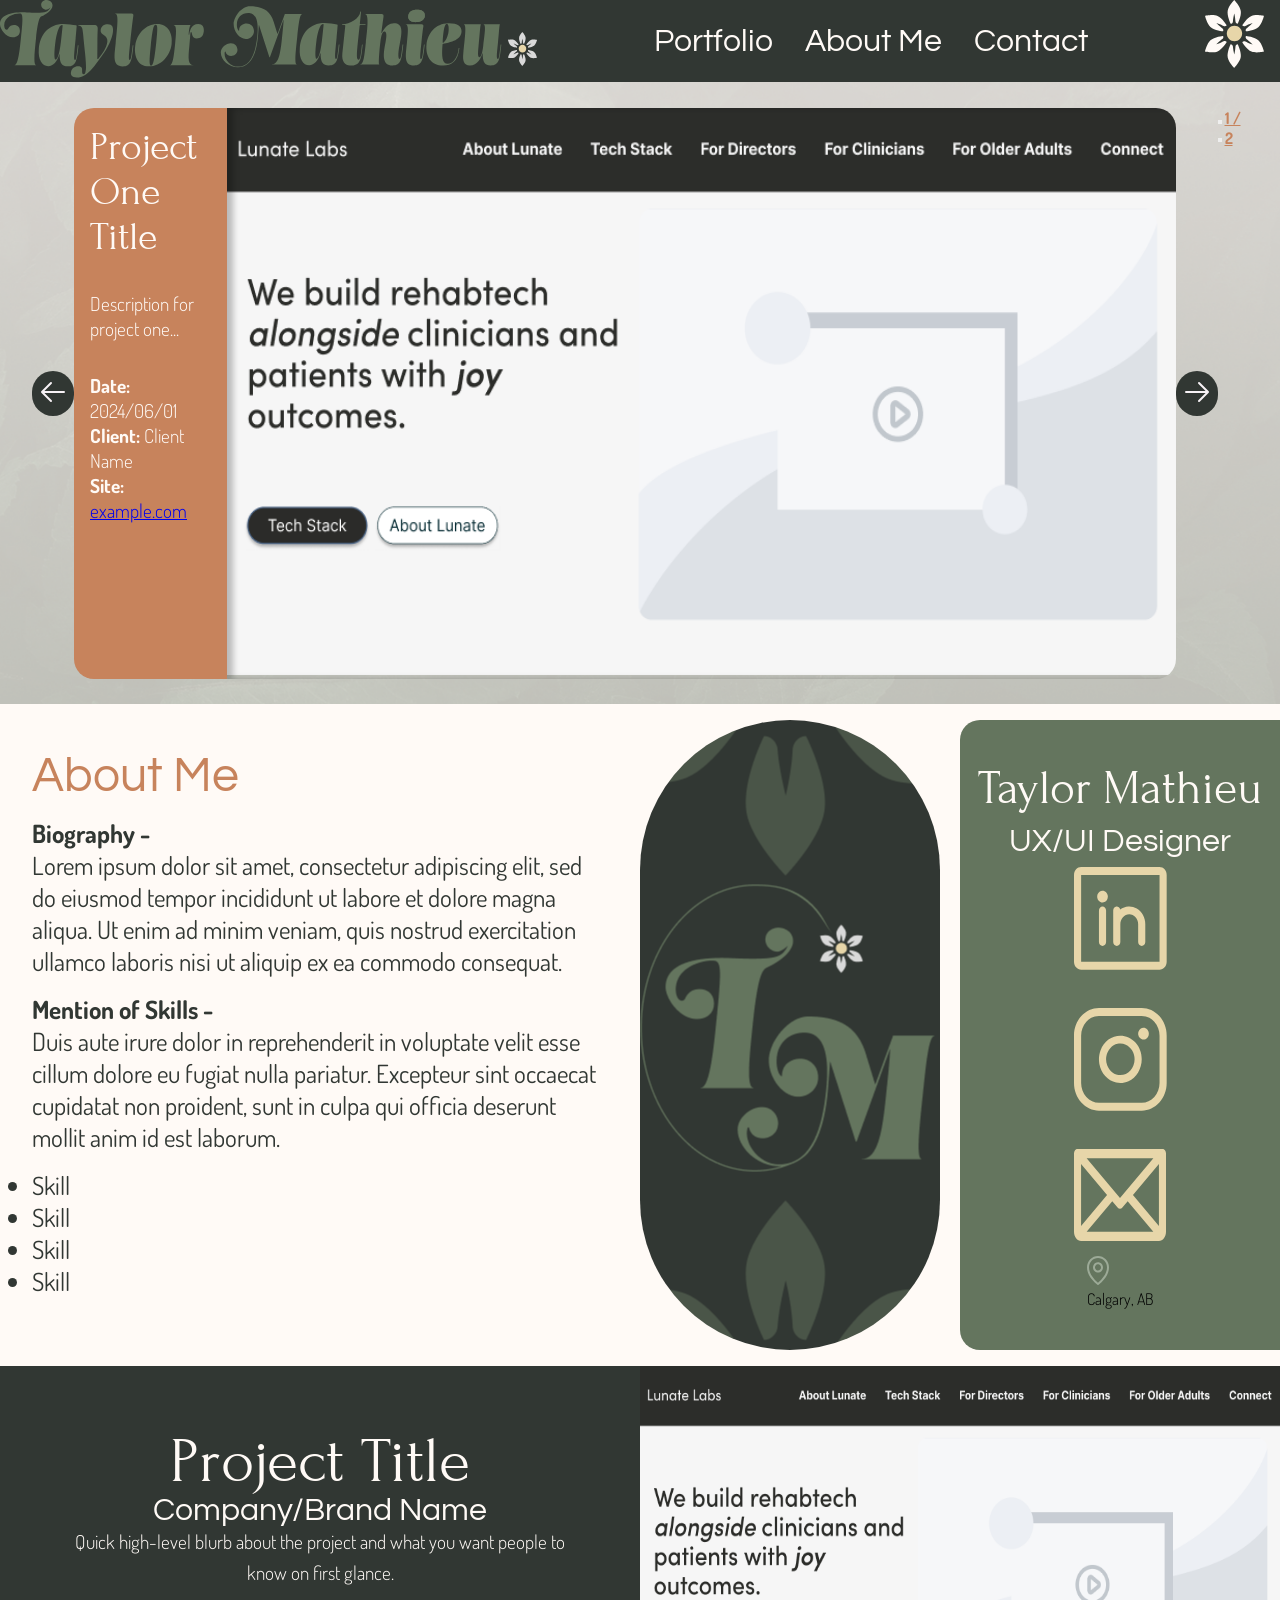
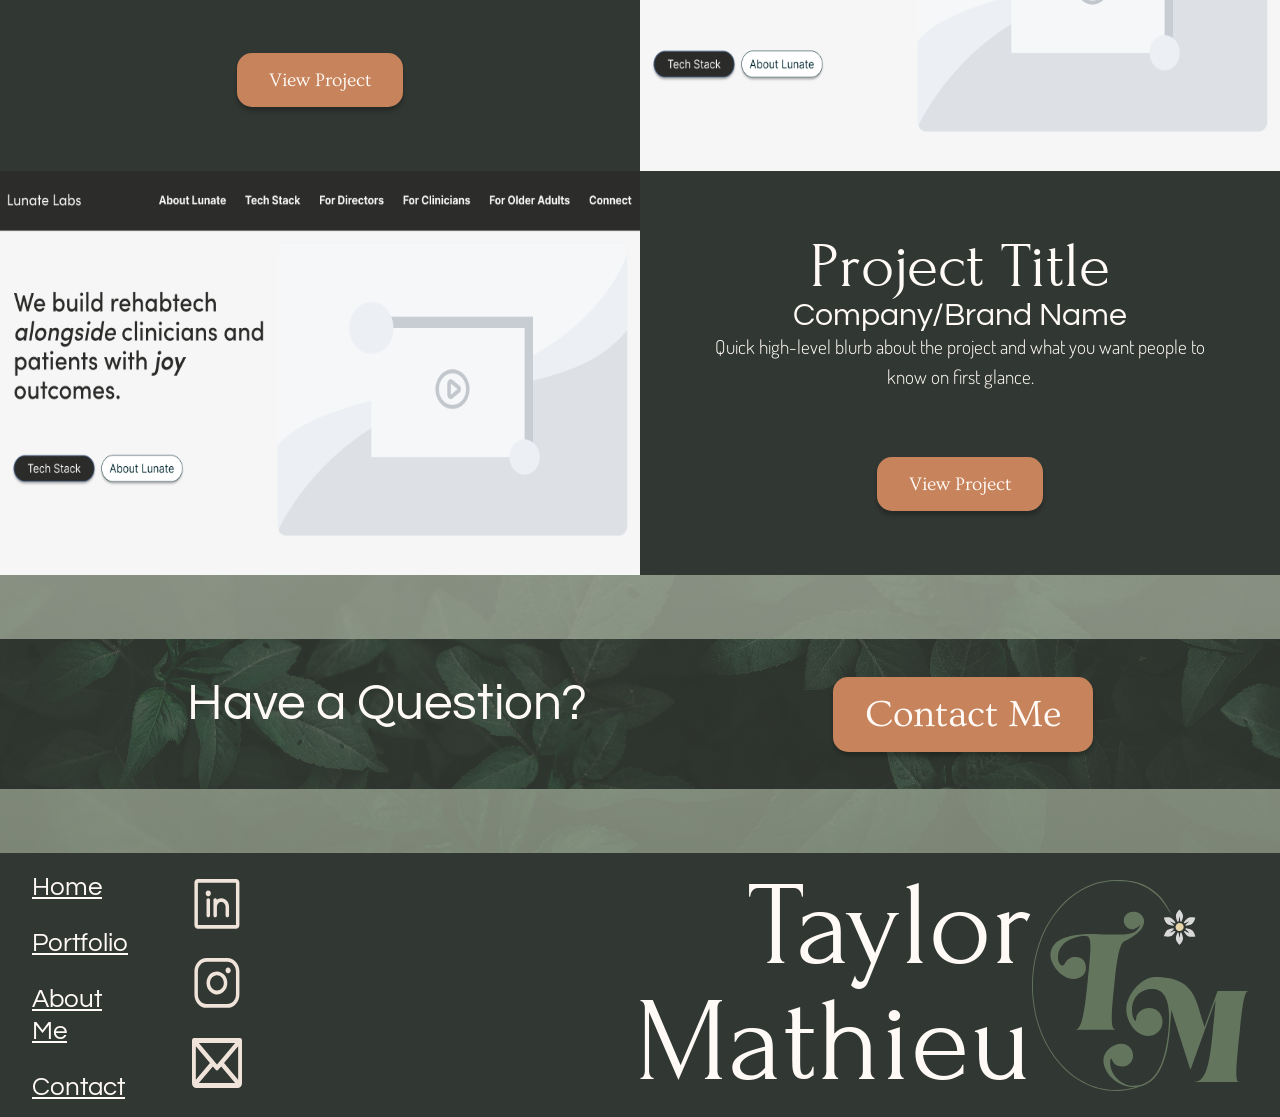
<file: index.html>
<!DOCTYPE html>
<html lang="en">
<head>
    <meta charset="UTF-8">
    <meta name="viewport" content="width=device-width, initial-scale=1.0">
    <title>Taylor Mathieu || Home</title>
    <link rel="stylesheet" href="css/global.css">
    <link rel="stylesheet" href="css/index.css">

</head>
<body>
    <!-- <? php include(../includes/nav.inc) ?> -->
      <nav>
        <a href="index.html" class="navWordmark">
            <svg width="537" height="78" viewBox="0 0 537 78" fill="none" xmlns="http://www.w3.org/2000/svg">
    <path d="M20.9 38.2902C22.99 17.8402 23.1 13.7702 20 13.4502C15.9 13.0202 4.19 15.6802 4.19 25.1902C4.19 29.6502 7.10999 30.8802 8.07999 28.7502C9.40999 25.9102 11.72 25.0402 13.98 25.0402C17.94 25.0402 19.92 27.6702 19.92 30.9102C19.92 34.7302 17.15 37.2102 12.83 37.2102C5.76999 37.2102 0 28.9302 0 24.1402C0 14.5602 12.22 11.7902 26.8 12.4002C45.99 13.2302 47.21 11.8602 49.48 8.94019C49.77 8.58019 50.54 7.2102 50.26 7.3902C49.54 8.2202 47.21 10.0502 45.48 9.74018C42.99 9.28018 41.13 7.36016 41.13 4.84016C41.13 1.38016 44.33 -0.199852 46.96 0.0201484C49.59 0.200148 52.52 2.00017 52.52 5.42017C52.52 10.8202 44.19 15.1302 42.11 16.0802C40.37 16.8702 38.25 17.3002 36.02 38.3602C34.54 52.3702 33.18 65.2202 36.2 65.2202V65.3602H14.45V65.2202C18.05 65.2202 19.6 51.0002 20.89 38.2902H20.9Z" fill="#64755E"/>
    <path d="M59.6 54.2003C59.6 53.9803 59.49 53.8403 59.38 54.2003C57.11 61.5403 53.4001 66.1502 48.18 66.1502C42.1701 66.1502 37.92 60.0302 38.82 48.8702C39.97 34.6502 48.58 23.9602 63.48 23.9602C67.66 23.9602 72.77 24.7902 76.01 25.3602C76.48 25.4302 76.6901 25.6802 76.6601 26.1502C76.0501 33.9602 75.9801 34.7503 75.6501 38.1403C74.2101 53.1903 73.31 59.8903 75.11 59.8903C76.12 59.8903 76.41 57.6203 77.7401 45.7003C77.7801 45.4803 77.92 45.3402 78.1 45.3402C78.32 45.3402 78.5001 45.5203 78.4601 45.7003C76.91 60.5303 76.23 66.3702 67.8 66.3702C61.97 66.3702 59.59 63.6003 59.59 54.2003H59.6ZM55.68 59.5302C56.87 59.5302 59.4201 55.6102 60.9401 41.3802L62.09 30.9402C62.34 28.4902 62.49 26.9802 62.63 25.6502C62.67 25.1502 62.49 24.8902 61.95 24.9302C58.85 25.0702 56.37 34.0402 55.29 42.9702C55.18 43.8002 53.2701 59.5302 55.6901 59.5302H55.68Z" fill="#64755E"/>
    <path d="M71.0501 71.7703C71.8101 68.5303 74.4701 66.2303 78.0701 66.2303C82.2801 66.2303 82.2501 68.6103 82.1001 71.5903C82.0601 73.6403 82.7501 74.3604 83.5801 74.3604C85.2401 74.3604 85.5201 72.4903 85.9201 69.3604C86.1401 67.7003 85.9901 62.3404 85.1301 54.0604C84.5501 48.5204 83.8001 41.7104 83.0801 33.8604C82.5001 27.4204 82.0701 26.1604 78.0401 25.1804L78.0801 25.0403H94.3201C95.6901 25.0403 97.5601 25.5804 97.7001 27.8104C97.8101 29.1404 97.4801 32.8103 97.4101 42.1003L97.3001 58.4803C97.3001 59.3803 98.0601 59.0603 98.5201 58.4803C102.8 53.1503 106.58 47.7504 107.34 41.7404C108.2 34.6104 99.9601 35.4803 100.64 29.9703C101.14 25.8303 104.24 24.1404 107.84 24.1404C112.3 24.1404 113.53 27.1304 112.95 31.8804C112.19 38.1104 108.09 47.5804 102.11 55.3904C96.5701 62.6604 88.2501 77.4603 76.7601 77.4603C71.9401 77.4603 70.3201 74.9403 71.0401 71.7703H71.0501Z" fill="#64755E"/>
    <path d="M115.65 43.3703C117.41 25.8003 118.93 13.6703 115.22 13.6703L115.26 13.5303H131.43C132.94 13.5303 133.55 14.3903 133.34 15.8703C132.62 20.9103 131.58 29.7303 130.14 43.2703C128.88 54.9703 128.41 59.9003 129.71 59.9003C130.79 59.9003 131.22 58.0303 132.63 45.7103C132.67 45.4903 132.81 45.3503 132.99 45.3503C133.21 45.3503 133.39 45.5303 133.35 45.7103C131.77 60.4703 131.12 66.3803 122.73 66.3803C112.15 66.3803 114.45 55.7203 115.67 43.3703H115.65Z" fill="#64755E"/>
    <path d="M135.27 45.4203C136.96 33.6103 145.89 24.0303 157.23 24.0303C168.57 24.0303 172.86 34.3303 171.63 43.9803C170.12 56.0003 160.86 66.3703 149.16 66.3703C136.59 66.3703 133.97 54.3803 135.26 45.4203H135.27ZM151.15 65.6503C153.17 65.6503 154.32 60.5403 156.15 43.6203C157.77 28.4603 157.7 24.7503 155.68 24.7503C153.56 24.7503 152.55 28.8203 150.75 45.7803C149.2 60.6503 149.13 65.6503 151.15 65.6503Z" fill="#64755E"/>
    <path d="M175.05 44.4103C176.09 34.4703 176.99 25.1804 173.83 25.1804L173.87 25.0403H190.47C188.85 28.1703 188.74 33.9003 188.74 34.5403C188.7 34.8303 189.17 34.8303 189.24 34.5403C189.85 31.5903 190.9 24.1003 198.24 24.1003C202.52 24.1003 204.25 27.2703 203.82 31.3403C203.17 37.5303 199.68 38.4304 196.94 38.4304C191.07 38.4304 192.55 31.9904 191.04 31.9904C190.14 31.9904 190.46 35.5203 189.38 45.7803C188.01 58.8903 187.9 65.2203 193.95 65.2203V65.3604H169.61V65.2203C172.71 65.2203 173.71 57.1603 175.05 44.4103Z" fill="#64755E"/>
    <path d="M220.81 52.4303C220.81 47.6403 225.95 43.2403 230.85 43.2403C235.39 43.2403 237.8 47.1303 237.44 50.5103C237.08 54.1103 234.02 55.9503 231.14 55.9503C228.76 55.9503 226.32 54.8003 225.52 51.8103C225.3 50.9503 224.62 51.5603 224.62 53.9003C224.62 59.7303 230.49 66.6103 237.8 66.6103C248.24 66.6103 255.33 57.7503 257.39 35.2903C259.19 15.8803 253.07 12.9003 248.24 12.9003C241.94 12.9003 236.86 17.2203 236.86 24.6403C236.86 26.4003 237.22 29.0303 238.48 30.4003C238.73 30.6503 239.09 30.7603 239.09 30.4003C239.09 25.6503 243.12 23.5203 246.61 23.5203C250.53 23.5203 253.92 26.3603 253.99 31.0803C254.06 35.4003 250.39 39.0003 245.78 39.0003C239.41 39.0003 233.65 31.4703 233.65 24.0903C233.65 16.7103 241.71 6.32031 249.89 6.32031C263.21 6.32031 270.34 10.9103 273.65 21.6403L277.39 33.7703C277.43 33.9103 277.5 33.9103 277.61 33.7703L284.85 14.1103H301.92V14.2503C299.54 14.2503 298.43 25.5503 297.17 37.5103C295.77 50.6903 294.25 64.3703 296.63 64.3703V64.5103H272V64.3703C279.2 64.3703 280.68 50.6203 282.04 37.4403C282.69 31.1803 283.41 24.5503 283.62 19.8003C283.62 19.6603 283.58 19.5103 283.48 19.8003L269.87 57.1303C269.76 57.4503 269.51 57.4503 269.4 57.1303L259 24.9103C258.96 24.7703 258.86 24.7703 258.86 24.9103L258.07 35.2803C256.34 57.6703 248.89 67.3203 237.87 67.3203C228.87 67.3203 220.81 59.7003 220.81 52.4303Z" fill="#64755E"/>
    <path d="M320.59 53.3604C320.59 53.1404 320.48 53.0004 320.37 53.3604C318.1 60.7004 314.39 65.3104 309.17 65.3104C303.16 65.3104 298.91 59.1903 299.81 48.0303C300.96 33.8103 309.57 23.1204 324.47 23.1204C328.65 23.1204 333.76 23.9503 337 24.5203C337.47 24.5903 337.68 24.8404 337.65 25.3104C337.04 33.1204 336.97 33.9104 336.64 37.3004C335.2 52.3504 334.3 59.0504 336.1 59.0504C337.11 59.0504 337.4 56.7803 338.73 44.8604C338.77 44.6404 338.91 44.5004 339.09 44.5004C339.31 44.5004 339.49 44.6804 339.45 44.8604C337.9 59.6904 337.22 65.5303 328.79 65.5303C322.96 65.5303 320.58 62.7604 320.58 53.3604H320.59ZM316.67 58.6904C317.86 58.6904 320.41 54.7703 321.93 40.5403L323.08 30.1003C323.33 27.6503 323.48 26.1404 323.62 24.8104C323.66 24.3104 323.48 24.0503 322.94 24.0903C319.84 24.2303 317.36 33.2004 316.28 42.1304C316.17 42.9604 314.26 58.6904 316.68 58.6904H316.67Z" fill="#64755E"/>
    <path d="M342.33 53.5703L345.28 25.6303C345.32 25.2703 344.92 24.9103 344.56 24.9103H342.33C342.11 24.9103 341.97 24.6903 342.01 24.5503C342.01 24.4103 342.19 24.1903 342.41 24.1903C349.75 24.1903 359.62 18.6503 360.34 11.8003C360.38 11.3703 361.1 11.3703 361.06 11.8003L359.84 23.4703C359.8 23.9003 360.06 24.1903 360.49 24.1903H365.32C365.54 24.1903 365.64 24.3303 365.64 24.5503C365.6 24.6903 365.46 24.9103 365.24 24.9103H360.42C359.99 24.9103 359.66 25.2003 359.63 25.6303L358.37 37.3003C357.11 49.5403 355.81 59.8403 358.41 59.8403C360.28 59.8403 360.75 55.8103 361.9 44.9303C361.94 44.7103 362.08 44.5703 362.3 44.5703C362.44 44.5703 362.66 44.7103 362.62 44.9303C361 60.2703 360.39 65.6003 350.16 65.6003C345.05 65.6003 341.52 61.5003 342.35 53.5803L342.33 53.5703Z" fill="#64755E"/>
    <path d="M385.5 42.4803C387.26 33.8003 386.15 31.5303 384.31 31.5303C382.26 31.5303 381.14 35.6704 380.31 42.5504C379.59 48.5604 378.29 63.8304 379.23 64.3704V64.5104H360.29V64.3704C363.53 64.3704 364.43 55.7303 365.83 42.4803C366.69 34.2003 369.57 14.2504 365.33 14.2504L365.37 14.1104H381.5C382.98 14.1104 383.66 14.9403 383.52 16.4103C383.27 18.6803 381.61 30.4504 381.36 32.7604C381.32 33.0504 381.76 33.0504 381.86 32.8304C385.42 25.8504 389.53 23.2504 393.96 23.2504C402.71 23.2504 402.53 30.8504 399.72 44.2404C397.56 54.5004 398.32 59.0403 399.61 59.0403C400.69 59.0403 401.12 57.1703 402.53 44.8503C402.57 44.6303 402.71 44.4904 402.89 44.4904C403.11 44.4904 403.29 44.6703 403.25 44.8503C401.67 59.6103 401.02 65.5203 392.63 65.5203C382.05 65.5203 383.02 54.7203 385.5 42.4803Z" fill="#64755E"/>
    <path d="M406.95 42.5203C408.03 31.7203 408.93 24.3403 405.22 24.3403L405.26 24.2003H421.43C422.94 24.2003 423.59 25.0603 423.34 26.5403C422.84 29.4603 422.26 34.5703 421.43 42.4203C420.17 54.1203 419.7 59.0503 421 59.0503C422.08 59.0503 422.51 57.1803 423.92 44.8603C423.96 44.6403 424.1 44.5003 424.28 44.5003C424.5 44.5003 424.68 44.6803 424.64 44.8603C423.06 59.6203 422.41 65.5303 414.02 65.5303C403.44 65.5303 405.74 54.8703 406.96 42.5203H406.95ZM417.21 9.79028C422.32 9.79028 425.09 12.0903 424.7 15.9103C424.3 19.8003 421.03 22.1003 415.91 22.1003C410.79 22.1003 407.95 19.8003 408.35 15.9103C408.75 12.0903 412.02 9.79028 417.21 9.79028Z" fill="#64755E"/>
    <path d="M426.54 44.2802C427.62 34.2001 434.89 23.1802 448.68 23.1802C457.86 23.1802 461.93 26.4202 461.53 31.8202C461.21 36.2102 458 41.6802 443.31 43.6302C442.88 43.7002 442.55 43.9902 442.52 44.4202C441.51 56.5202 442.2 63.8602 447.67 63.8602C452.85 63.8602 457.82 57.8102 458.65 48.3102C458.69 48.0902 458.9 47.9502 459.05 47.9502C459.2 47.9502 459.41 48.0902 459.37 48.3102C457.86 61.3402 451.66 65.5901 443.1 65.5901C431.58 65.5901 425.21 56.8801 426.54 44.2802ZM443.39 42.6302C446.74 40.0702 448.36 34.5702 448.65 30.2802C448.97 25.4602 447.97 23.9102 446.85 23.9102C445.34 23.9102 443.68 25.8902 442.67 42.1302C442.63 42.7102 442.99 42.9602 443.39 42.6302Z" fill="#64755E"/>
    <path d="M463.29 53.5704C465.34 34.0604 466.67 24.3404 463.33 24.3404L463.37 24.2004H480.87L480.83 24.3404C480.11 26.1404 479.89 33.3804 478.53 46.2304C477.7 54.0804 477.88 57.1704 479.39 57.1704C481.19 57.1704 482.31 52.9204 483.17 46.1504C485.33 29.2304 486.05 24.3304 482.77 24.3304L482.81 24.1904H499.95L499.91 24.3304C499.26 26.1304 499.15 31.5704 497.89 43.5604C496.74 54.5004 496.2 59.0404 497.96 59.0404C498.97 59.0404 499.26 56.7704 500.59 44.8504C500.63 44.6304 500.77 44.4904 500.95 44.4904C501.17 44.4904 501.35 44.6704 501.31 44.8504C499.76 59.6804 499.08 65.5204 490.65 65.5204C484.82 65.5204 482.69 62.7504 482.69 53.3504C482.69 53.1304 482.58 52.9904 482.47 53.3504C481.39 57.3804 477.54 65.5904 469.8 65.5904C463.61 65.5904 462.56 60.3304 463.28 53.5704H463.29Z" fill="#64755E"/>
    <path d="M424.91 15.9505C424.91 19.2705 421.24 21.8704 416.72 22.1204C412.2 22.3704 407.54 20.6804 408.22 15.9704C408.46 14.3004 409.28 12.2104 411.04 11.1104C412.8 10.0104 415.91 9.67043 418.17 9.79043C423.62 10.0804 424.91 12.5605 424.91 15.9505Z" fill="#64755E"/>
    <path d="M526.252 48.7086C526.252 50.8546 524.565 52.5943 522.484 52.5943C520.404 52.5943 518.717 50.8546 518.717 48.7086C518.717 46.5626 520.404 44.8229 522.484 44.8229C524.565 44.8229 526.252 46.5626 526.252 48.7086Z" fill="#E7D6A9"/>
    <path d="M525.583 60.56C525.196 63.0131 522.381 66 522.381 66C522.381 66 519.629 63.1301 519.178 60.7543C518.671 58.0808 520.603 54.1486 520.603 54.1486C521.206 54.1486 521.686 54.6921 521.728 55.3124C521.842 57.0221 522.381 59.0752 522.381 59.2C522.381 59.3271 522.885 57.1669 522.965 55.3129C522.992 54.6894 523.471 54.1486 524.076 54.1486C524.076 54.1486 525.985 58.0171 525.583 60.56Z" fill="#D9D9D9"/>
    <path d="M514.174 57.694C511.943 58.6347 508.003 57.7185 508.003 57.7185C508.003 57.7185 508.939 53.7992 510.668 52.1622C512.614 50.3203 516.875 49.9658 516.875 49.9658C517.189 50.4961 516.99 51.2015 516.499 51.5622C515.145 52.5561 513.729 54.1019 513.626 54.1671C513.521 54.2335 515.57 53.5485 517.145 52.6511C517.675 52.3493 518.372 52.4877 518.688 53.02C518.688 53.02 516.486 56.7188 514.174 57.694Z" fill="#D9D9D9"/>
    <path d="M530.829 57.7649C533.06 58.7056 537 57.7895 537 57.7895C537 57.7895 536.064 53.8701 534.335 52.2332C532.389 50.3912 528.128 50.0367 528.128 50.0367C527.813 50.567 528.013 51.2725 528.504 51.6331C529.857 52.627 531.274 54.1729 531.377 54.238C531.482 54.3044 529.433 53.6195 527.858 52.7221C527.328 52.4202 526.631 52.5587 526.315 53.0909C526.315 53.0909 528.517 56.7898 530.829 57.7649Z" fill="#D9D9D9"/>
    <path d="M530.829 39.9414C533.06 39.0007 537 39.9168 537 39.9168C537 39.9168 536.064 43.8362 534.335 45.4731C532.389 47.3151 528.128 47.6696 528.128 47.6696C527.813 47.1393 528.013 46.4338 528.504 46.0732C529.857 45.0793 531.274 43.5334 531.377 43.4683C531.482 43.4019 529.433 44.0868 527.858 44.9842C527.328 45.2861 526.631 45.1476 526.315 44.6154C526.315 44.6154 528.517 40.9165 530.829 39.9414Z" fill="#D9D9D9"/>
    <path d="M514.171 39.9414C511.94 39.0007 508 39.9168 508 39.9168C508 39.9168 508.936 43.8362 510.665 45.4731C512.611 47.3151 516.872 47.6696 516.872 47.6696C517.187 47.1393 516.987 46.4338 516.496 46.0732C515.143 45.0793 513.726 43.5334 513.623 43.4683C513.518 43.4019 515.567 44.0868 517.142 44.9842C517.672 45.2861 518.369 45.1476 518.685 44.6154C518.685 44.6154 516.483 40.9165 514.171 39.9414Z" fill="#D9D9D9"/>
    <path d="M525.583 37.44C525.196 34.9869 522.381 32 522.381 32C522.381 32 519.629 34.8699 519.178 37.2457C518.671 39.9192 520.603 43.8514 520.603 43.8514C521.206 43.8514 521.686 43.3079 521.728 42.6876C521.842 40.978 522.381 38.9248 522.381 38.8C522.381 38.6729 522.885 40.8331 522.965 42.6871C522.992 43.3106 523.471 43.8514 524.076 43.8514C524.076 43.8514 525.985 39.9829 525.583 37.44Z" fill="#D9D9D9"/>
            </svg>
        </a>

        <ul>
            <li><a href="projectDetails.html">Portfolio</a></li>
            <li><a href="">About Me</a></li>
            <li><a href="">Contact</a></li>
        </ul>
        <svg width="59" height="68" viewBox="0 0 59 68" fill="none" xmlns="http://www.w3.org/2000/svg" class="navFlower">
        <path d="M35.773 57.12C34.9854 62.0262 29.2574 68 29.2574 68C29.2574 68 23.6581 62.2603 22.7418 57.5086C21.7108 52.1617 25.6416 44.2971 25.6416 44.2971C26.8683 44.2971 27.8436 45.3842 27.9284 46.6249C28.1621 50.0441 29.2574 54.1504 29.2574 54.4C29.2574 54.6542 30.2829 50.3339 30.4468 46.6259C30.5019 45.3789 31.4756 44.2971 32.7068 44.2971C32.7068 44.2971 36.5894 52.0342 35.773 57.12Z" fill="#FFFAF6"/>
        <path d="M12.5606 51.3879C8.02244 53.2694 0.0059886 51.4371 0.0059886 51.4371C0.0059886 51.4371 1.90952 43.5983 5.42784 40.3245C9.38687 36.6405 18.055 35.9315 18.055 35.9315C18.6957 36.9921 18.2908 38.4031 17.2914 39.1244C14.5374 41.1122 11.6554 44.2038 11.4455 44.3341C11.2317 44.4669 15.4013 43.0971 18.6058 41.3022C19.6835 40.6985 21.102 40.9754 21.745 42.0399C21.745 42.0399 17.2648 49.4376 12.5606 51.3879Z" fill="#FFFAF6"/>
        <path d="M46.4454 51.5298C50.9835 53.4113 59 51.579 59 51.579C59 51.579 57.0965 43.7402 53.5781 40.4664C49.6191 36.7825 40.951 36.0734 40.951 36.0734C40.3103 37.134 40.7152 38.545 41.7146 39.2663C44.4686 41.2541 47.3505 44.3457 47.5605 44.4761C47.7743 44.6088 43.6047 43.239 40.4002 41.4441C39.3224 40.8405 37.904 41.1174 37.261 42.1819C37.261 42.1819 41.7412 49.5795 46.4454 51.5298Z" fill="#FFFAF6"/>
        <path d="M46.4454 15.8827C50.9835 14.0013 59 15.8336 59 15.8336C59 15.8336 57.0965 23.6724 53.5781 26.9462C49.6191 30.6301 40.951 31.3392 40.951 31.3392C40.3103 30.2786 40.7152 28.8676 41.7146 28.1463C44.4686 26.1585 47.3505 23.0669 47.5605 22.9365C47.7743 22.8038 43.6047 24.1736 40.4002 25.9685C39.3224 26.5721 37.904 26.2952 37.261 25.2307C37.261 25.2307 41.7412 17.8331 46.4454 15.8827Z" fill="#FFFAF6"/>
        <path d="M12.5546 15.8827C8.01645 14.0013 0 15.8336 0 15.8336C0 15.8336 1.90353 23.6724 5.42185 26.9462C9.38088 30.6301 18.049 31.3392 18.049 31.3392C18.6897 30.2786 18.2848 28.8676 17.2854 28.1463C14.5314 26.1585 11.6495 23.0669 11.4395 22.9365C11.2257 22.8038 15.3953 24.1736 18.5998 25.9685C19.6776 26.5721 21.096 26.2952 21.739 25.2307C21.739 25.2307 17.2588 17.8331 12.5546 15.8827Z" fill="#FFFAF6"/>
        <path d="M35.773 10.88C34.9854 5.97384 29.2574 0 29.2574 0C29.2574 0 23.6581 5.73973 22.7418 10.4914C21.7108 15.8383 25.6416 23.7029 25.6416 23.7029C26.8683 23.7029 27.8436 22.6158 27.9284 21.3751C28.1621 17.9559 29.2574 13.8496 29.2574 13.6C29.2574 13.3458 30.2829 17.6661 30.4468 21.3741C30.5019 22.6211 31.4756 23.7029 32.7068 23.7029C32.7068 23.7029 36.5894 15.9658 35.773 10.88Z" fill="#FFFAF6"/>
        <path d="M37.1337 33.4171C37.1337 37.7092 33.7018 41.1886 29.4683 41.1886C25.2348 41.1886 21.8029 37.7092 21.8029 33.4171C21.8029 29.1251 25.2348 25.6457 29.4683 25.6457C33.7018 25.6457 37.1337 29.1251 37.1337 33.4171Z" fill="#E7D6A9"/>
        </svg>

    </nav>

        <main>
        
            <div class="hero" id="carouselHero">

                <button class="carouselButton prevBtn" aria-label="Previous slide">
                     <svg xmlns="http://www.w3.org/2000/svg" width="32" height="32" fill="#f7f2f6" viewBox="0 0 256 256">
                        <path d="M224,128a8,8,0,0,1-8,8H59.31l58.35,58.34a8,8,0,0,1-11.32,11.32l-72-72a8,8,0,0,1,0-11.32l72-72a8,8,0,0,1,11.32,11.32L59.31,120H216A8,8,0,0,1,224,128Z"/>
                        </svg>
                </button>

                <div class="carouselTrack">

                    <div class="carouselCard active">
                        <section id="heroCard">
                            <h3>Project One Title</h3>
                            <p class="heroDetails">Description for project one...</p>
                            <p class="heroData">
                                <strong>Date:</strong> 2024/06/01<br>
                                <strong>Client:</strong> Client Name<br>
                                <strong>Site:</strong> <a href="https://example.com">example.com</a>
                            </p>
                        </section>
                        <div class="heroIMG">
                            <img src="assets/projects/LunateLabs.png" alt="Project One" width="949" height="567">
                        </div>
                    </div>

                    <div class="carouselCard">
                        <section id="heroCard">
                            <h3>Project Two Title</h3>
                            <p class="heroDetails">Description for project two...</p>
                            <p class="heroData">
                                <strong>Date:</strong> 2024/09/15<br>
                                <strong>Client:</strong> Another Client<br>
                                <strong>Site:</strong> <a href="https://example2.com">example2.com</a>
                            </p>
                        </section>
                        <div class="heroIMG">
                            <img src="assets/projects/LunateLabs.png" alt="Project Two" width="949" height="567">
                        </div>
                    </div>

                    <!-- Add more .carouselCard divs here for each additional project -->

                </div>

                <button class="carouselButton nextBtn" aria-label="Next slide">
                    <svg xmlns="http://www.w3.org/2000/svg" width="32" height="32" fill="#f7f2f6" viewBox="0 0 256 256">
                    <path d="M32,128a8,8,0,0,1,8-8H196.69L138.34,61.66a8,8,0,0,1,11.32-11.32l72,72a8,8,0,0,1,0,11.32l-72,72a8,8,0,0,1-11.32-11.32L196.69,136H40A8,8,0,0,1,32,128Z"/>
                    </svg>
                </button>

                <div class="dotsContainer" id="dotsHero"></div>

                <div class="carouselFooter">
                    <span class="slideCounter" id="counterHero"></span>
                </div>

            </div>

            <section id="aboutMe">
                <div class="textBox">
                    <h2>About Me</h2>
                    <p><strong>Biography - </strong>
                        <br>Lorem ipsum dolor sit amet, consectetur adipiscing elit, sed do eiusmod tempor incididunt ut labore et dolore magna aliqua. Ut enim ad minim veniam, quis nostrud exercitation ullamco laboris nisi ut aliquip ex ea commodo consequat. 
                    </p>

                    <p>
                        <strong>Mention of Skills -</strong> <br>Duis aute irure dolor in reprehenderit in voluptate velit esse cillum dolore eu fugiat nulla pariatur. Excepteur sint occaecat cupidatat non proident, sunt in culpa qui officia deserunt mollit anim id est laborum.
                    </p>

                    <ul>
                        <li>Skill</li>
                        <li>Skill</li>
                        <li>Skill</li>
                        <li>Skill</li>
                    </ul>  
                </div>

                <div class="changingImage">

                </div>

                <div class="aboutDetails">
                    <h3>Taylor Mathieu</h3>
                    <h4>UX/UI Designer</h4>
                    <div class="iconHolder">
                        <ul>
                            <li>
                                <a href="">
                                    <svg width="93" height="103" viewBox="0 0 93 103" fill="none" xmlns="http://www.w3.org/2000/svg">
                                    <path d="M85.5441 0H7.12867C5.23803 0 3.42483 0.831784 2.08794 2.31237C0.751054 3.79296 0 5.80106 0 7.89493V94.7391C0 96.833 0.751054 98.8411 2.08794 100.322C3.42483 101.802 5.23803 102.634 7.12867 102.634H85.5441C87.4347 102.634 89.2479 101.802 90.5848 100.322C91.9217 98.8411 92.6728 96.833 92.6728 94.7391V7.89493C92.6728 5.80106 91.9217 3.79296 90.5848 2.31237C89.2479 0.831784 87.4347 0 85.5441 0ZM85.5441 94.7391H7.12867V7.89493H85.5441V94.7391ZM32.079 43.4221V75.0018C32.079 76.0487 31.7035 77.0528 31.0351 77.7931C30.3666 78.5334 29.46 78.9492 28.5147 78.9492C27.5694 78.9492 26.6628 78.5334 25.9943 77.7931C25.3259 77.0528 24.9504 76.0487 24.9504 75.0018V43.4221C24.9504 42.3752 25.3259 41.3711 25.9943 40.6308C26.6628 39.8905 27.5694 39.4746 28.5147 39.4746C29.46 39.4746 30.3666 39.8905 31.0351 40.6308C31.7035 41.3711 32.079 42.3752 32.079 43.4221ZM71.2867 57.2382V75.0018C71.2867 76.0487 70.9112 77.0528 70.2428 77.7931C69.5743 78.5334 68.6677 78.9492 67.7224 78.9492C66.7771 78.9492 65.8705 78.5334 65.202 77.7931C64.5336 77.0528 64.1581 76.0487 64.1581 75.0018V57.2382C64.1581 54.6209 63.2193 52.1107 61.5481 50.26C59.877 48.4093 57.6105 47.3696 55.2472 47.3696C52.8839 47.3696 50.6174 48.4093 48.9463 50.26C47.2752 52.1107 46.3364 54.6209 46.3364 57.2382V75.0018C46.3364 76.0487 45.9609 77.0528 45.2924 77.7931C44.624 78.5334 43.7174 78.9492 42.772 78.9492C41.8267 78.9492 40.9201 78.5334 40.2517 77.7931C39.5832 77.0528 39.2077 76.0487 39.2077 75.0018V43.4221C39.2121 42.4552 39.5368 41.5237 40.1202 40.8043C40.7036 40.085 41.5051 39.6278 42.3727 39.5195C43.2403 39.4112 44.1136 39.6593 44.827 40.2167C45.5403 40.7742 46.0441 41.6022 46.2428 42.5438C48.654 40.7323 51.4653 39.6823 54.3746 39.5068C57.284 39.3312 60.1816 40.0367 62.7562 41.5473C65.3309 43.058 67.4853 45.3168 68.9883 48.0813C70.4912 50.8457 71.2858 54.0114 71.2867 57.2382ZM33.8612 29.606C33.8612 30.7771 33.5476 31.9219 32.9602 32.8956C32.3727 33.8693 31.5377 34.6283 30.5607 35.0764C29.5838 35.5246 28.5088 35.6419 27.4716 35.4134C26.4345 35.1849 25.4819 34.621 24.7341 33.7929C23.9864 32.9648 23.4772 31.9097 23.2709 30.7611C23.0646 29.6125 23.1705 28.422 23.5752 27.34C23.9798 26.2581 24.6651 25.3333 25.5443 24.6827C26.4236 24.032 27.4573 23.6848 28.5147 23.6848C29.9327 23.6848 31.2926 24.3086 32.2952 25.4191C33.2979 26.5295 33.8612 28.0356 33.8612 29.606Z" fill="#E7D6A9"/>
                                    </svg>
                                </a>
                            </li>

                            <li>
                                <a href="">
                                    <svg width="93" height="103" viewBox="0 0 93 103" fill="none" xmlns="http://www.w3.org/2000/svg">
                                    <path d="M46.3364 27.6322C42.1066 27.6322 37.9719 29.0213 34.4549 31.6238C30.938 34.2264 28.1969 37.9254 26.5783 42.2532C24.9596 46.5811 24.5361 51.3433 25.3613 55.9377C26.1865 60.5321 28.2233 64.7523 31.2142 68.0647C34.2051 71.3771 38.0157 73.6328 42.1642 74.5467C46.3127 75.4606 50.6127 74.9915 54.5205 73.1989C58.4282 71.4062 61.7683 68.3705 64.1182 64.4756C66.4681 60.5806 67.7224 56.0014 67.7224 51.317C67.7165 45.0374 65.4615 39.0169 61.4521 34.5766C57.4427 30.1362 52.0065 27.6388 46.3364 27.6322ZM46.3364 67.1069C43.5165 67.1069 40.76 66.1808 38.4154 64.4458C36.0708 62.7108 34.2434 60.2447 33.1643 57.3595C32.0852 54.4743 31.8029 51.2995 32.353 48.2366C32.9031 45.1736 34.261 42.3601 36.2549 40.1519C38.2488 37.9436 40.7893 36.4398 43.5549 35.8306C46.3206 35.2213 49.1872 35.534 51.7924 36.7291C54.3976 37.9242 56.6243 39.948 58.1909 42.5446C59.7576 45.1413 60.5937 48.1941 60.5937 51.317C60.5937 55.5047 59.0916 59.5209 56.4178 62.4821C53.7441 65.4433 50.1177 67.1069 46.3364 67.1069ZM67.7224 0H24.9504C18.3353 0.00783683 11.9932 2.9216 7.31561 8.10195C2.63804 13.2823 0.00707621 20.3061 0 27.6322V75.0018C0.00707621 82.3279 2.63804 89.3517 7.31561 94.5321C11.9932 99.7124 18.3353 102.626 24.9504 102.634H67.7224C74.3375 102.626 80.6796 99.7124 85.3572 94.5321C90.0347 89.3517 92.6657 82.3279 92.6728 75.0018V27.6322C92.6657 20.3061 90.0347 13.2823 85.3572 8.10195C80.6796 2.9216 74.3375 0.00783683 67.7224 0ZM85.5441 75.0018C85.5441 80.2365 83.6665 85.2567 80.3242 88.9582C76.982 92.6596 72.449 94.7391 67.7224 94.7391H24.9504C20.2238 94.7391 15.6907 92.6596 12.3485 88.9582C9.00631 85.2567 7.12867 80.2365 7.12867 75.0018V27.6322C7.12867 22.3976 9.00631 17.3773 12.3485 13.6758C15.6907 9.97439 20.2238 7.89493 24.9504 7.89493H67.7224C72.449 7.89493 76.982 9.97439 80.3242 13.6758C83.6665 17.3773 85.5441 22.3976 85.5441 27.6322V75.0018ZM74.8511 25.6585C74.8511 26.8296 74.5375 27.9744 73.95 28.9481C73.3625 29.9219 72.5275 30.6808 71.5506 31.129C70.5736 31.5771 69.4986 31.6944 68.4615 31.4659C67.4244 31.2375 66.4717 30.6735 65.724 29.8454C64.9763 29.0173 64.4671 27.9623 64.2608 26.8137C64.0545 25.6651 64.1604 24.4745 64.565 23.3926C64.9697 22.3106 65.655 21.3858 66.5342 20.7352C67.4134 20.0846 68.4471 19.7373 69.5046 19.7373C70.9226 19.7373 72.2825 20.3612 73.2851 21.4716C74.2878 22.582 74.8511 24.0881 74.8511 25.6585Z" fill="#E7D6A9"/>
                                    </svg>

                                </a>
                            </li> 

                            <li>
                                <a href="">
                                    <svg width="92" height="92" viewBox="0 0 92 92" fill="none" xmlns="http://www.w3.org/2000/svg">
                                    <path d="M88.4615 0H3.53846C2.6 0 1.69998 0.484642 1.03639 1.34731C0.372801 2.20998 0 3.38 0 4.6V82.8C0 85.24 0.745602 87.58 2.07278 89.3054C3.39996 91.0307 5.20001 92 7.07692 92H84.9231C86.8 92 88.6 91.0307 89.9272 89.3054C91.2544 87.58 92 85.24 92 82.8V4.6C92 3.38 91.6272 2.20998 90.9636 1.34731C90.3 0.484642 89.4 0 88.4615 0ZM46 48.9612L12.6367 9.2H79.3633L46 48.9612ZM33.0448 46L7.07692 76.9408V15.0593L33.0448 46ZM38.2817 52.2388L43.5894 58.5925C44.2422 59.3715 45.0961 59.8038 45.9823 59.8038C46.8685 59.8038 47.7224 59.3715 48.3752 58.5925L53.6829 52.2388L79.3367 82.8H12.6367L38.2817 52.2388ZM58.9552 46L84.9231 15.0535V76.9465L58.9552 46Z" fill="#E7D6A9"/>
                                    </svg>
                                </a>
                            </li>                            
                        </ul>
                    </div>

                    <div class="location">
                        <svg width="22" height="29" viewBox="0 0 22 29" fill="none" xmlns="http://www.w3.org/2000/svg">
                        <path d="M11 6.21435C10.0111 6.21435 9.04439 6.51807 8.22215 7.0871C7.3999 7.65614 6.75904 8.46493 6.3806 9.4112C6.00216 10.3575 5.90315 11.3987 6.09607 12.4033C6.289 13.4078 6.7652 14.3306 7.46447 15.0548C8.16373 15.7791 9.05464 16.2723 10.0245 16.4721C10.9945 16.6719 11.9998 16.5694 12.9134 16.1774C13.827 15.7854 14.6079 15.1217 15.1573 14.2701C15.7068 13.4184 16 12.4172 16 11.393C16 10.0195 15.4732 8.70231 14.5355 7.73113C13.5979 6.75995 12.3261 6.21435 11 6.21435ZM11 14.5001C10.4067 14.5001 9.82664 14.3179 9.33329 13.9765C8.83994 13.6351 8.45542 13.1498 8.22836 12.582C8.0013 12.0143 7.94189 11.3895 8.05764 10.7868C8.1734 10.1841 8.45912 9.63041 8.87868 9.19587C9.29824 8.76132 9.83279 8.46539 10.4147 8.3455C10.9967 8.22561 11.5999 8.28714 12.1481 8.52232C12.6962 8.75749 13.1648 9.15575 13.4944 9.66672C13.8241 10.1777 14 10.7784 14 11.393C14 12.217 13.6839 13.0074 13.1213 13.5901C12.5587 14.1728 11.7956 14.5001 11 14.5001ZM11 0C8.08363 0.00342661 5.28766 1.20485 3.22548 3.34071C1.1633 5.47656 0.00330842 8.37242 0 11.393C0 15.4582 1.81375 19.7668 5.25 23.854C6.79403 25.7009 8.53182 27.364 10.4312 28.8126C10.5994 28.9346 10.7997 29 11.005 29C11.2103 29 11.4106 28.9346 11.5788 28.8126C13.4747 27.3634 15.2091 25.7004 16.75 23.854C20.1813 19.7668 22 15.4582 22 11.393C21.9967 8.37242 20.8367 5.47656 18.7745 3.34071C16.7123 1.20485 13.9164 0.00342661 11 0ZM11 26.6699C8.93375 24.9869 2 18.8049 2 11.393C2 8.92075 2.94821 6.54978 4.63604 4.80166C6.32387 3.05354 8.61305 2.07145 11 2.07145C13.3869 2.07145 15.6761 3.05354 17.364 4.80166C19.0518 6.54978 20 8.92075 20 11.393C20 18.8023 13.0663 24.9869 11 26.6699Z" fill="#9CAA97"/>
                        </svg>
                        <p>Calgary, AB</p>
                    </div>
                    

                </div>

            </section>

            <section id="projects">

                <div class="projectGrid">
                    <div class="projectCard">
                        <h3>Project Title</h3>
                        <h4>Company/Brand Name</h4>

                        <p>
                            Quick high-level blurb about the project and what you want people to know on first glance. 
                        </p>
                        <a href="projectDetails.html" class="button">
                            View Project
                        </a>

                    </div>

                    <div class="projectGridIMG">
                        <img src="./assets/projects/LunateLabs.png" 
                        alt=""
                        width="703"
                        height="845">
                    </div>
                </div>

                <div class="projectGrid reverse">
                    <div class="projectCard">
                        <h3>Project Title</h3>
                        <h4>Company/Brand Name</h4>

                        <p>
                            Quick high-level blurb about the project and what you want people to know on first glance. 
                        </p>
                        <a href="projectDetails.html" class="button">
                            View Project
                        </a>

                    </div>

                    <div class="projectGridIMG">
                        <img src="./assets/projects/LunateLabs.png" 
                        alt=""
                        width="703"
                        height="845">
                    </div>
                </div>

            </section>

    <!-- <? php include(../includes/cta.inc) ?> -->
                 <div class="CTA">

                Have a Question?
                <a href="projectDetails.html" class="button">
                    Contact Me
                </a>

            </div>

        </main>
    <!-- <? php include(../includes/footer.inc) ?> -->
     <footer>
    <div class="vertLinks">
        <ul>
            <li>
                <a href="">
                    Home
                </a>
            </li>
            <li>
                <a href="">
                    Portfolio
                </a>
            </li>
            <li>
                <a href="">
                    About Me
                </a>
            </li>
            <li>
                <a href="">
                    Contact
                </a>
            </li>                                    
        </ul>
    </div>
    
    <div class="iconHolder">

                <a href="https://www.linkedin.com/in/taylor-mathieu-43306a159/"target="_blank">
                    <svg width="50" height="50" viewBox="0 0 93 103" fill="F0E4DA" xmlns="http://www.w3.org/2000/svg">
                    <path d="M85.5441 0H7.12867C5.23803 0 3.42483 0.831784 2.08794 2.31237C0.751054 3.79296 0 5.80106 0 7.89493V94.7391C0 96.833 0.751054 98.8411 2.08794 100.322C3.42483 101.802 5.23803 102.634 7.12867 102.634H85.5441C87.4347 102.634 89.2479 101.802 90.5848 100.322C91.9217 98.8411 92.6728 96.833 92.6728 94.7391V7.89493C92.6728 5.80106 91.9217 3.79296 90.5848 2.31237C89.2479 0.831784 87.4347 0 85.5441 0ZM85.5441 94.7391H7.12867V7.89493H85.5441V94.7391ZM32.079 43.4221V75.0018C32.079 76.0487 31.7035 77.0528 31.0351 77.7931C30.3666 78.5334 29.46 78.9492 28.5147 78.9492C27.5694 78.9492 26.6628 78.5334 25.9943 77.7931C25.3259 77.0528 24.9504 76.0487 24.9504 75.0018V43.4221C24.9504 42.3752 25.3259 41.3711 25.9943 40.6308C26.6628 39.8905 27.5694 39.4746 28.5147 39.4746C29.46 39.4746 30.3666 39.8905 31.0351 40.6308C31.7035 41.3711 32.079 42.3752 32.079 43.4221ZM71.2867 57.2382V75.0018C71.2867 76.0487 70.9112 77.0528 70.2428 77.7931C69.5743 78.5334 68.6677 78.9492 67.7224 78.9492C66.7771 78.9492 65.8705 78.5334 65.202 77.7931C64.5336 77.0528 64.1581 76.0487 64.1581 75.0018V57.2382C64.1581 54.6209 63.2193 52.1107 61.5481 50.26C59.877 48.4093 57.6105 47.3696 55.2472 47.3696C52.8839 47.3696 50.6174 48.4093 48.9463 50.26C47.2752 52.1107 46.3364 54.6209 46.3364 57.2382V75.0018C46.3364 76.0487 45.9609 77.0528 45.2924 77.7931C44.624 78.5334 43.7174 78.9492 42.772 78.9492C41.8267 78.9492 40.9201 78.5334 40.2517 77.7931C39.5832 77.0528 39.2077 76.0487 39.2077 75.0018V43.4221C39.2121 42.4552 39.5368 41.5237 40.1202 40.8043C40.7036 40.085 41.5051 39.6278 42.3727 39.5195C43.2403 39.4112 44.1136 39.6593 44.827 40.2167C45.5403 40.7742 46.0441 41.6022 46.2428 42.5438C48.654 40.7323 51.4653 39.6823 54.3746 39.5068C57.284 39.3312 60.1816 40.0367 62.7562 41.5473C65.3309 43.058 67.4853 45.3168 68.9883 48.0813C70.4912 50.8457 71.2858 54.0114 71.2867 57.2382ZM33.8612 29.606C33.8612 30.7771 33.5476 31.9219 32.9602 32.8956C32.3727 33.8693 31.5377 34.6283 30.5607 35.0764C29.5838 35.5246 28.5088 35.6419 27.4716 35.4134C26.4345 35.1849 25.4819 34.621 24.7341 33.7929C23.9864 32.9648 23.4772 31.9097 23.2709 30.7611C23.0646 29.6125 23.1705 28.422 23.5752 27.34C23.9798 26.2581 24.6651 25.3333 25.5443 24.6827C26.4236 24.032 27.4573 23.6848 28.5147 23.6848C29.9327 23.6848 31.2926 24.3086 32.2952 25.4191C33.2979 26.5295 33.8612 28.0356 33.8612 29.606Z" fill=""/>
                    </svg>
                </a>

                <a href="">
                    <svg width="50" height="50" viewBox="0 0 93 103" fill="none" xmlns="http://www.w3.org/2000/svg">
                    <path d="M46.3364 27.6322C42.1066 27.6322 37.9719 29.0213 34.4549 31.6238C30.938 34.2264 28.1969 37.9254 26.5783 42.2532C24.9596 46.5811 24.5361 51.3433 25.3613 55.9377C26.1865 60.5321 28.2233 64.7523 31.2142 68.0647C34.2051 71.3771 38.0157 73.6328 42.1642 74.5467C46.3127 75.4606 50.6127 74.9915 54.5205 73.1989C58.4282 71.4062 61.7683 68.3705 64.1182 64.4756C66.4681 60.5806 67.7224 56.0014 67.7224 51.317C67.7165 45.0374 65.4615 39.0169 61.4521 34.5766C57.4427 30.1362 52.0065 27.6388 46.3364 27.6322ZM46.3364 67.1069C43.5165 67.1069 40.76 66.1808 38.4154 64.4458C36.0708 62.7108 34.2434 60.2447 33.1643 57.3595C32.0852 54.4743 31.8029 51.2995 32.353 48.2366C32.9031 45.1736 34.261 42.3601 36.2549 40.1519C38.2488 37.9436 40.7893 36.4398 43.5549 35.8306C46.3206 35.2213 49.1872 35.534 51.7924 36.7291C54.3976 37.9242 56.6243 39.948 58.1909 42.5446C59.7576 45.1413 60.5937 48.1941 60.5937 51.317C60.5937 55.5047 59.0916 59.5209 56.4178 62.4821C53.7441 65.4433 50.1177 67.1069 46.3364 67.1069ZM67.7224 0H24.9504C18.3353 0.00783683 11.9932 2.9216 7.31561 8.10195C2.63804 13.2823 0.00707621 20.3061 0 27.6322V75.0018C0.00707621 82.3279 2.63804 89.3517 7.31561 94.5321C11.9932 99.7124 18.3353 102.626 24.9504 102.634H67.7224C74.3375 102.626 80.6796 99.7124 85.3572 94.5321C90.0347 89.3517 92.6657 82.3279 92.6728 75.0018V27.6322C92.6657 20.3061 90.0347 13.2823 85.3572 8.10195C80.6796 2.9216 74.3375 0.00783683 67.7224 0ZM85.5441 75.0018C85.5441 80.2365 83.6665 85.2567 80.3242 88.9582C76.982 92.6596 72.449 94.7391 67.7224 94.7391H24.9504C20.2238 94.7391 15.6907 92.6596 12.3485 88.9582C9.00631 85.2567 7.12867 80.2365 7.12867 75.0018V27.6322C7.12867 22.3976 9.00631 17.3773 12.3485 13.6758C15.6907 9.97439 20.2238 7.89493 24.9504 7.89493H67.7224C72.449 7.89493 76.982 9.97439 80.3242 13.6758C83.6665 17.3773 85.5441 22.3976 85.5441 27.6322V75.0018ZM74.8511 25.6585C74.8511 26.8296 74.5375 27.9744 73.95 28.9481C73.3625 29.9219 72.5275 30.6808 71.5506 31.129C70.5736 31.5771 69.4986 31.6944 68.4615 31.4659C67.4244 31.2375 66.4717 30.6735 65.724 29.8454C64.9763 29.0173 64.4671 27.9623 64.2608 26.8137C64.0545 25.6651 64.1604 24.4745 64.565 23.3926C64.9697 22.3106 65.655 21.3858 66.5342 20.7352C67.4134 20.0846 68.4471 19.7373 69.5046 19.7373C70.9226 19.7373 72.2825 20.3612 73.2851 21.4716C74.2878 22.582 74.8511 24.0881 74.8511 25.6585Z" fill=""/>
                    </svg>

                </a>

                <a href="mailto:taylormathieu44@gmail.com">
                    <svg width="50" height="50" viewBox="0 0 92 92" fill="none" xmlns="http://www.w3.org/2000/svg">
                    <path d="M88.4615 0H3.53846C2.6 0 1.69998 0.484642 1.03639 1.34731C0.372801 2.20998 0 3.38 0 4.6V82.8C0 85.24 0.745602 87.58 2.07278 89.3054C3.39996 91.0307 5.20001 92 7.07692 92H84.9231C86.8 92 88.6 91.0307 89.9272 89.3054C91.2544 87.58 92 85.24 92 82.8V4.6C92 3.38 91.6272 2.20998 90.9636 1.34731C90.3 0.484642 89.4 0 88.4615 0ZM46 48.9612L12.6367 9.2H79.3633L46 48.9612ZM33.0448 46L7.07692 76.9408V15.0593L33.0448 46ZM38.2817 52.2388L43.5894 58.5925C44.2422 59.3715 45.0961 59.8038 45.9823 59.8038C46.8685 59.8038 47.7224 59.3715 48.3752 58.5925L53.6829 52.2388L79.3367 82.8H12.6367L38.2817 52.2388ZM58.9552 46L84.9231 15.0535V76.9465L58.9552 46Z" fill=""/>
                    </svg>
                </a>

    </div>

    <div class="footLogos">
    <h1>Taylor <br> Mathieu</h1>
    <svg width="216" height="211" viewBox="0 0 216 211" fill="none" xmlns="http://www.w3.org/2000/svg">
    <path d="M150.965 59.3041C150.546 61.8638 147.5 64.9805 147.5 64.9805C147.5 64.9805 144.523 61.9859 144.036 59.5068C143.488 56.7171 145.578 52.614 145.578 52.614C146.23 52.614 146.749 53.1811 146.794 53.8284C146.918 55.6123 147.5 57.7547 147.5 57.885C147.5 58.0176 148.046 55.7635 148.133 53.8289C148.162 53.1783 148.68 52.614 149.334 52.614C149.334 52.614 151.399 56.6507 150.965 59.3041Z" fill="#D9D9D9"/>
    <path d="M156.639 56.3875C159.052 57.3691 163.315 56.4131 163.315 56.4131C163.315 56.4131 162.303 52.3234 160.432 50.6153C158.327 48.6933 153.718 48.3234 153.718 48.3234C153.377 48.8767 153.593 49.6129 154.124 49.9892C155.588 51.0263 157.121 52.6393 157.232 52.7073C157.346 52.7766 155.129 52.0619 153.425 51.1254C152.852 50.8105 152.098 50.955 151.756 51.5103C151.756 51.5103 154.138 55.3699 156.639 56.3875Z" fill="#D9D9D9"/>
    <path d="M138.619 37.7892C136.206 36.8076 131.944 37.7636 131.944 37.7636C131.944 37.7636 132.956 41.8533 134.826 43.5614C136.932 45.4834 141.541 45.8533 141.541 45.8533C141.881 45.3 141.666 44.5638 141.135 44.1875C139.67 43.1504 138.138 41.5374 138.026 41.4694C137.912 41.4001 140.13 42.1148 141.833 43.0513C142.406 43.3662 143.161 43.2218 143.503 42.6664C143.503 42.6664 141.12 38.8068 138.619 37.7892Z" fill="#D9D9D9"/>
    <path d="M150.965 35.1791C150.546 32.6194 147.5 29.5027 147.5 29.5027C147.5 29.5027 144.523 32.4973 144.036 34.9764C143.488 37.766 145.578 41.8692 145.578 41.8692C146.23 41.8692 146.749 41.3021 146.794 40.6548C146.918 38.8708 147.5 36.7284 147.5 36.5982C147.5 36.4656 148.046 38.7197 148.133 40.6542C148.162 41.3049 148.68 41.8692 149.334 41.8692C149.334 41.8692 151.399 37.8325 150.965 35.1791Z" fill="#D9D9D9"/>
    <path d="M55.7116 100.83C59.4392 63.9329 59.6238 56.5947 54.1061 56.0158C46.78 55.2316 25.9274 60.0491 25.9274 77.1905C25.9274 85.2384 31.1313 87.4604 32.866 83.6139C35.2465 78.4789 39.3432 76.9291 43.3846 76.9291C50.4523 76.9291 53.9769 81.6719 53.9769 87.5164C53.9769 94.4066 49.0313 98.888 41.3362 98.888C28.7508 98.888 18.4537 83.95 18.4537 75.3046C18.4537 58.0325 40.229 53.0282 66.2302 54.1299C100.443 55.6237 102.621 53.1589 106.662 47.8933C107.179 47.2397 108.563 44.7749 108.046 45.0924C106.754 46.5862 102.602 49.8912 99.5205 49.331C95.0732 48.5094 91.77 45.0364 91.77 40.4803C91.77 34.2436 97.4906 31.3867 102.178 31.7788C106.865 32.0963 112.087 35.364 112.087 41.5259C112.087 51.273 97.2323 59.0407 93.5231 60.7586C90.4229 62.1964 86.6399 62.962 82.6723 100.961C82.6657 101.024 82.6592 101.087 82.6526 101.15C80.0213 126.34 77.611 149.416 82.986 149.416V149.677H44.2149V149.416C50.6368 149.416 53.3864 123.76 55.7116 100.83Z" fill="#64755E"/>
    <path d="M139.51 130.575L158.055 188.703C158.24 189.282 158.701 189.282 158.886 188.703L183.152 121.351C183.355 120.828 183.411 121.09 183.411 121.351C183.052 129.301 181.935 140.131 180.848 150.656L180.587 153.188C178.133 176.958 175.513 201.774 162.669 201.774V202.035H206.57V201.774C202.41 201.774 204.916 178.06 207.38 154.737L207.53 153.319L207.758 151.129C209.918 130.392 211.9 111.361 216 111.361V111.1H185.57L172.671 146.559C172.468 146.82 172.339 146.82 172.283 146.559L165.603 124.675C159.698 105.33 146.983 97.0394 123.233 97.0394C108.655 97.0394 94.2797 115.787 94.2797 129.1C94.2797 142.414 104.54 155.989 115.907 155.989C124.119 155.989 130.67 149.491 130.541 141.704C130.412 133.208 124.378 128.073 117.384 128.073C111.165 128.073 103.968 131.901 103.968 140.472C103.968 141.125 103.322 140.92 102.879 140.472C100.628 137.988 99.9819 133.246 99.9819 130.071C99.9819 116.683 109.024 108.896 120.262 108.896C128.88 108.896 139.786 114.293 136.576 149.304C132.922 189.823 120.281 205.807 101.661 205.807C88.6328 205.807 78.1696 193.408 78.1696 182.877C78.1696 178.657 79.3876 177.537 79.7751 179.105C81.196 184.502 85.5511 186.574 89.7954 186.574C94.944 186.574 100.388 183.269 101.034 176.771C101.661 170.665 97.3615 163.644 89.2788 163.644C80.5502 163.644 71.3787 171.58 71.3787 180.226H71.3972C71.3972 193.353 85.7541 207.096 101.809 207.096C102.513 207.096 103.209 207.073 103.896 207.028C105.636 206.915 107.323 206.656 108.953 206.249C112.127 205.007 114.974 203.994 118.103 201.664C119.434 200.673 120.825 199.722 122.039 198.439C130.436 189.558 135.977 173.58 137.83 149.285L139.251 130.575C139.251 130.314 139.454 130.314 139.51 130.575Z" fill="#64755E"/>
    <path fill-rule="evenodd" clip-rule="evenodd" d="M124.562 14.9381C111.98 3.74903 100.582 0.933628 83.9641 0.933628C38.2781 0.933628 0.922683 47.5507 0.922683 105.5C0.922683 163.449 38.2781 210.066 83.9641 210.066C90.8292 210.066 97.5061 209.014 103.896 207.028C105.636 206.915 107.323 206.656 108.953 206.249C101.059 209.337 92.6663 211 83.9641 211C37.592 211 0 163.766 0 105.5C0 47.234 37.592 0 83.9641 0C98.6897 0 113.07 2.11767 125.485 14.0044C130.277 18.5922 133.055 22.7127 135.698 27.6188C137.598 31.1463 139.426 34.5395 142.218 37.423C139.501 34.5468 137.48 31.7434 137.48 31.7434C137.48 31.7434 130.734 20.4267 124.562 14.9381Z" fill="#64755E"/>
    <path d="M135.814 49.8377C138.108 48.5251 141.544 48.2493 141.544 48.2493C141.601 48.3424 141.643 48.4406 141.67 48.5414C141.784 48.9679 141.637 49.4407 141.316 49.7645C141.261 49.8193 141.202 49.8698 141.138 49.9151C140.032 50.6985 138.887 51.8105 138.345 52.337C138.169 52.5075 138.057 52.6166 138.029 52.6333C137.916 52.7025 140.133 51.9878 141.837 51.0514C142.41 50.7364 143.164 50.8809 143.506 51.4363C143.506 51.4363 141.124 55.2959 138.622 56.3134C136.209 57.2951 131.947 56.3391 131.947 56.3391C131.947 56.3391 132.89 52.5279 134.638 50.7271C134.701 50.6625 134.765 50.6005 134.83 50.5413C135.117 50.2788 135.451 50.0453 135.814 49.8377Z" fill="#D9D9D9"/>
    <path d="M143.615 47.7332C143.564 47.4759 143.537 47.2098 143.537 46.9375C143.537 44.6982 145.361 42.8829 147.612 42.8829C148.626 42.8829 149.554 43.2512 150.267 43.8607C150.376 43.9542 150.481 44.0533 150.579 44.1576C151.267 44.8835 151.688 45.8615 151.688 46.9375C151.688 49.1768 149.863 50.9921 147.612 50.9921C145.984 50.9921 144.578 50.0418 143.925 48.6682C143.786 48.3742 143.681 48.0608 143.615 47.7332Z" fill="#E7D6A9"/>
    <path d="M163.315 37.7636C163.315 37.7636 159.052 36.8076 156.639 37.7892C154.138 38.8068 151.756 42.6664 151.756 42.6664C151.77 42.6899 151.786 42.7127 151.801 42.7347C151.845 42.7953 151.894 42.8502 151.947 42.8995C152.333 43.256 152.943 43.3162 153.425 43.0513C155.129 42.1148 157.346 41.4001 157.232 41.4694C157.205 41.486 157.093 41.5952 156.917 41.7657C156.375 42.2922 155.23 43.4041 154.124 44.1875C153.593 44.5638 153.377 45.3 153.718 45.8533C153.718 45.8533 158.327 45.4834 160.432 43.5614C162.303 41.8533 163.315 37.7636 163.315 37.7636Z" fill="#D9D9D9"/>
    </svg>

    </div>
</footer>  

</body>
<script src="hero.js"></script>
</html>
</file>
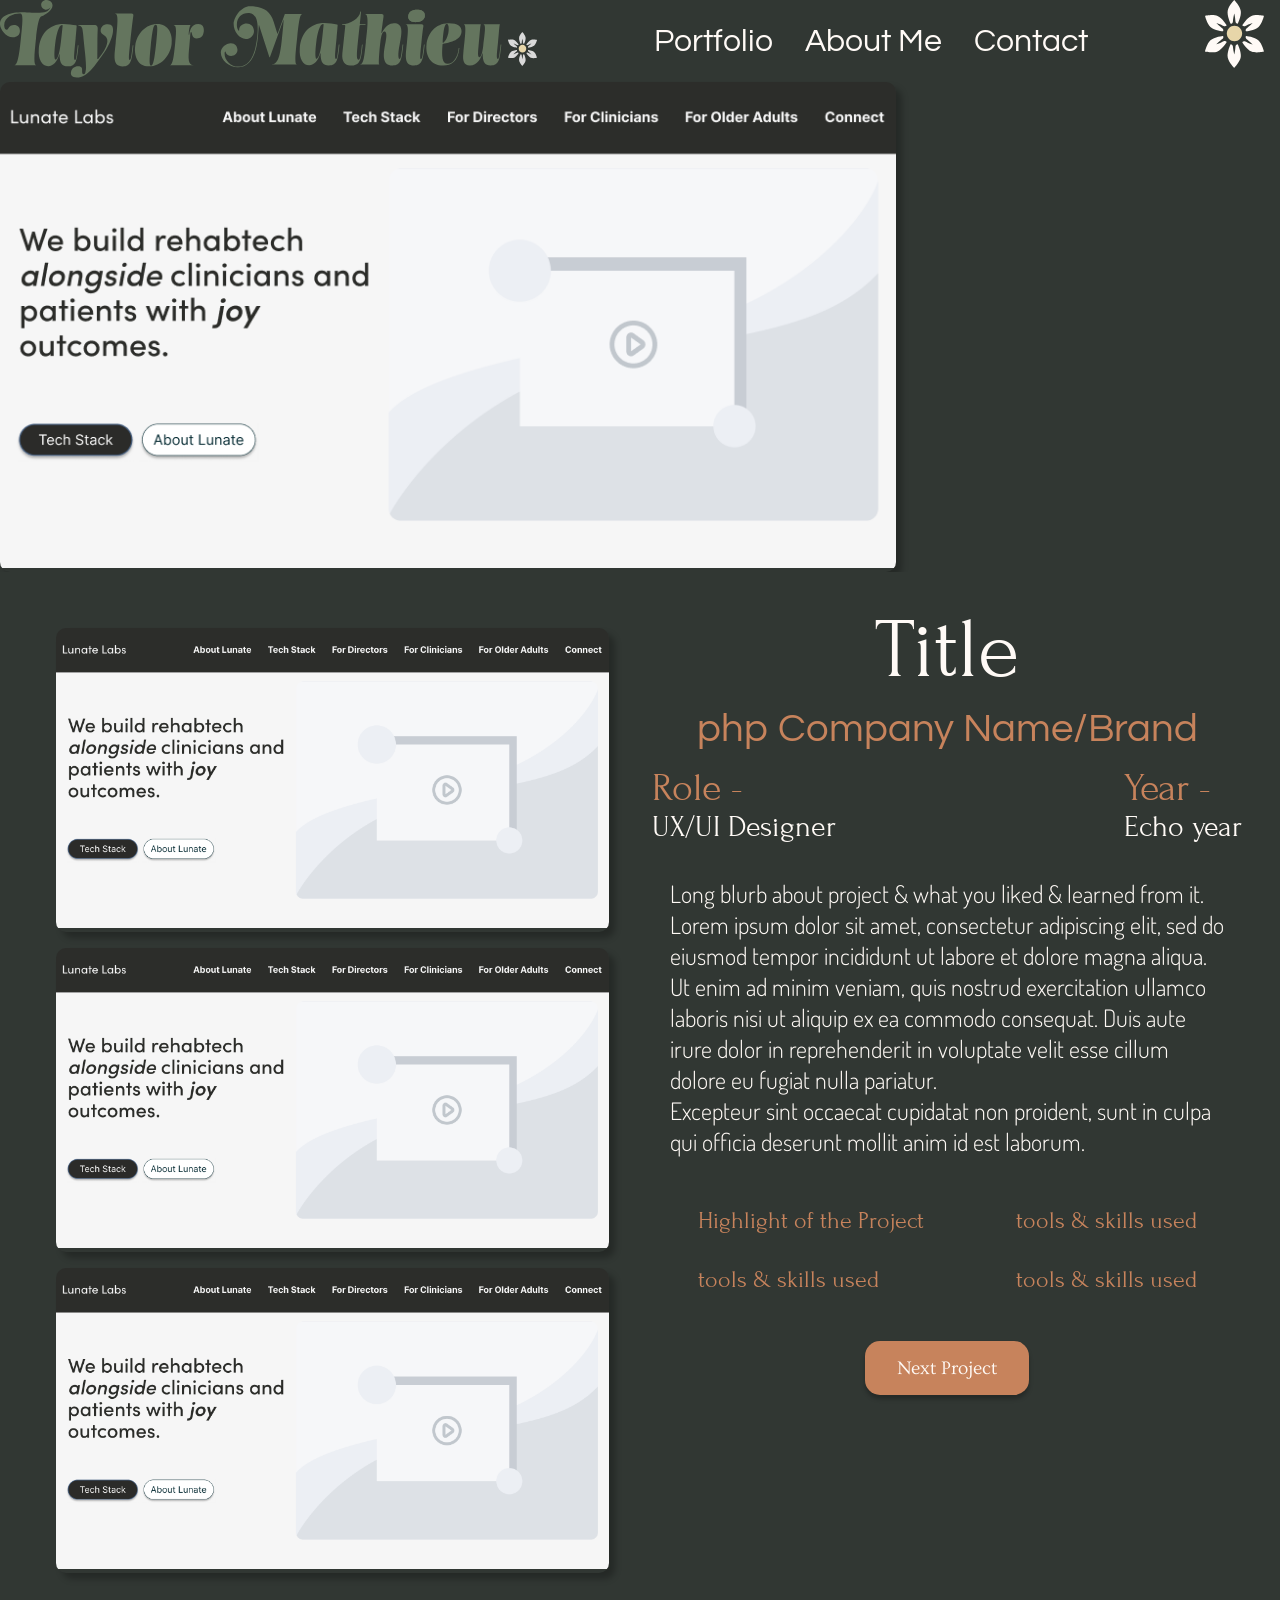
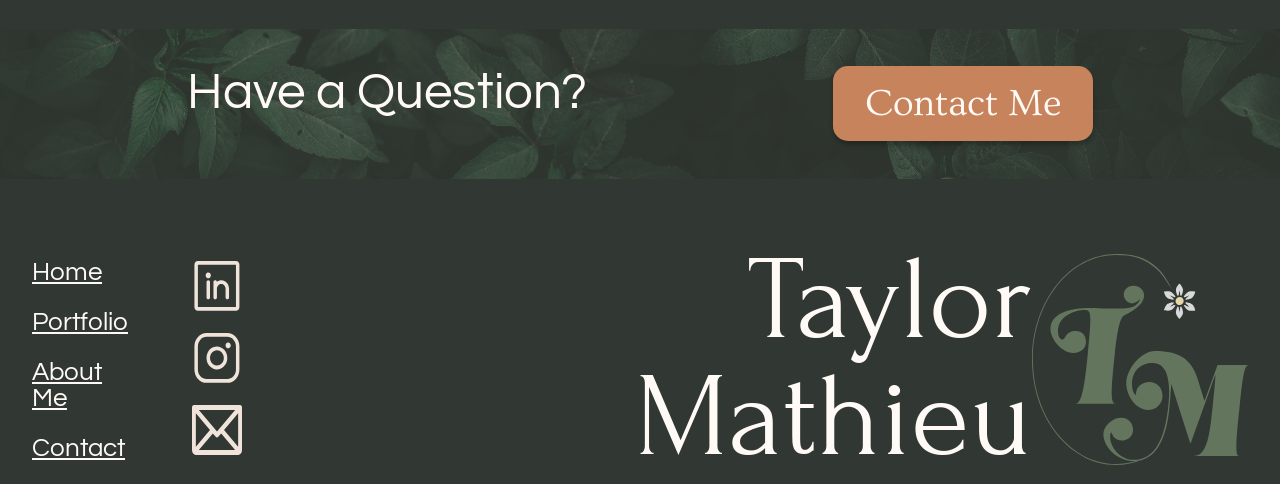
<file: projectDetails.html>
<!DOCTYPE html>
<html lang="en">
<head>
    <meta charset="UTF-8">
    <meta name="viewport" content="width=device-width, initial-scale=1.0">
    <title>Taylor Mathieu || <? php Title ?> Details </title>
    <link rel="stylesheet" href="./css/global.css">
    <link rel="stylesheet" href="./css/projectDetails.css">
 
</head>
<body>
    <!-- <? php include(../includes/nav.inc) ?> -->
         <nav>
        <a href="index.html" class="navWordmark">
            <svg width="537" height="78" viewBox="0 0 537 78" fill="none" xmlns="http://www.w3.org/2000/svg">
    <path d="M20.9 38.2902C22.99 17.8402 23.1 13.7702 20 13.4502C15.9 13.0202 4.19 15.6802 4.19 25.1902C4.19 29.6502 7.10999 30.8802 8.07999 28.7502C9.40999 25.9102 11.72 25.0402 13.98 25.0402C17.94 25.0402 19.92 27.6702 19.92 30.9102C19.92 34.7302 17.15 37.2102 12.83 37.2102C5.76999 37.2102 0 28.9302 0 24.1402C0 14.5602 12.22 11.7902 26.8 12.4002C45.99 13.2302 47.21 11.8602 49.48 8.94019C49.77 8.58019 50.54 7.2102 50.26 7.3902C49.54 8.2202 47.21 10.0502 45.48 9.74018C42.99 9.28018 41.13 7.36016 41.13 4.84016C41.13 1.38016 44.33 -0.199852 46.96 0.0201484C49.59 0.200148 52.52 2.00017 52.52 5.42017C52.52 10.8202 44.19 15.1302 42.11 16.0802C40.37 16.8702 38.25 17.3002 36.02 38.3602C34.54 52.3702 33.18 65.2202 36.2 65.2202V65.3602H14.45V65.2202C18.05 65.2202 19.6 51.0002 20.89 38.2902H20.9Z" fill="#64755E"/>
    <path d="M59.6 54.2003C59.6 53.9803 59.49 53.8403 59.38 54.2003C57.11 61.5403 53.4001 66.1502 48.18 66.1502C42.1701 66.1502 37.92 60.0302 38.82 48.8702C39.97 34.6502 48.58 23.9602 63.48 23.9602C67.66 23.9602 72.77 24.7902 76.01 25.3602C76.48 25.4302 76.6901 25.6802 76.6601 26.1502C76.0501 33.9602 75.9801 34.7503 75.6501 38.1403C74.2101 53.1903 73.31 59.8903 75.11 59.8903C76.12 59.8903 76.41 57.6203 77.7401 45.7003C77.7801 45.4803 77.92 45.3402 78.1 45.3402C78.32 45.3402 78.5001 45.5203 78.4601 45.7003C76.91 60.5303 76.23 66.3702 67.8 66.3702C61.97 66.3702 59.59 63.6003 59.59 54.2003H59.6ZM55.68 59.5302C56.87 59.5302 59.4201 55.6102 60.9401 41.3802L62.09 30.9402C62.34 28.4902 62.49 26.9802 62.63 25.6502C62.67 25.1502 62.49 24.8902 61.95 24.9302C58.85 25.0702 56.37 34.0402 55.29 42.9702C55.18 43.8002 53.2701 59.5302 55.6901 59.5302H55.68Z" fill="#64755E"/>
    <path d="M71.0501 71.7703C71.8101 68.5303 74.4701 66.2303 78.0701 66.2303C82.2801 66.2303 82.2501 68.6103 82.1001 71.5903C82.0601 73.6403 82.7501 74.3604 83.5801 74.3604C85.2401 74.3604 85.5201 72.4903 85.9201 69.3604C86.1401 67.7003 85.9901 62.3404 85.1301 54.0604C84.5501 48.5204 83.8001 41.7104 83.0801 33.8604C82.5001 27.4204 82.0701 26.1604 78.0401 25.1804L78.0801 25.0403H94.3201C95.6901 25.0403 97.5601 25.5804 97.7001 27.8104C97.8101 29.1404 97.4801 32.8103 97.4101 42.1003L97.3001 58.4803C97.3001 59.3803 98.0601 59.0603 98.5201 58.4803C102.8 53.1503 106.58 47.7504 107.34 41.7404C108.2 34.6104 99.9601 35.4803 100.64 29.9703C101.14 25.8303 104.24 24.1404 107.84 24.1404C112.3 24.1404 113.53 27.1304 112.95 31.8804C112.19 38.1104 108.09 47.5804 102.11 55.3904C96.5701 62.6604 88.2501 77.4603 76.7601 77.4603C71.9401 77.4603 70.3201 74.9403 71.0401 71.7703H71.0501Z" fill="#64755E"/>
    <path d="M115.65 43.3703C117.41 25.8003 118.93 13.6703 115.22 13.6703L115.26 13.5303H131.43C132.94 13.5303 133.55 14.3903 133.34 15.8703C132.62 20.9103 131.58 29.7303 130.14 43.2703C128.88 54.9703 128.41 59.9003 129.71 59.9003C130.79 59.9003 131.22 58.0303 132.63 45.7103C132.67 45.4903 132.81 45.3503 132.99 45.3503C133.21 45.3503 133.39 45.5303 133.35 45.7103C131.77 60.4703 131.12 66.3803 122.73 66.3803C112.15 66.3803 114.45 55.7203 115.67 43.3703H115.65Z" fill="#64755E"/>
    <path d="M135.27 45.4203C136.96 33.6103 145.89 24.0303 157.23 24.0303C168.57 24.0303 172.86 34.3303 171.63 43.9803C170.12 56.0003 160.86 66.3703 149.16 66.3703C136.59 66.3703 133.97 54.3803 135.26 45.4203H135.27ZM151.15 65.6503C153.17 65.6503 154.32 60.5403 156.15 43.6203C157.77 28.4603 157.7 24.7503 155.68 24.7503C153.56 24.7503 152.55 28.8203 150.75 45.7803C149.2 60.6503 149.13 65.6503 151.15 65.6503Z" fill="#64755E"/>
    <path d="M175.05 44.4103C176.09 34.4703 176.99 25.1804 173.83 25.1804L173.87 25.0403H190.47C188.85 28.1703 188.74 33.9003 188.74 34.5403C188.7 34.8303 189.17 34.8303 189.24 34.5403C189.85 31.5903 190.9 24.1003 198.24 24.1003C202.52 24.1003 204.25 27.2703 203.82 31.3403C203.17 37.5303 199.68 38.4304 196.94 38.4304C191.07 38.4304 192.55 31.9904 191.04 31.9904C190.14 31.9904 190.46 35.5203 189.38 45.7803C188.01 58.8903 187.9 65.2203 193.95 65.2203V65.3604H169.61V65.2203C172.71 65.2203 173.71 57.1603 175.05 44.4103Z" fill="#64755E"/>
    <path d="M220.81 52.4303C220.81 47.6403 225.95 43.2403 230.85 43.2403C235.39 43.2403 237.8 47.1303 237.44 50.5103C237.08 54.1103 234.02 55.9503 231.14 55.9503C228.76 55.9503 226.32 54.8003 225.52 51.8103C225.3 50.9503 224.62 51.5603 224.62 53.9003C224.62 59.7303 230.49 66.6103 237.8 66.6103C248.24 66.6103 255.33 57.7503 257.39 35.2903C259.19 15.8803 253.07 12.9003 248.24 12.9003C241.94 12.9003 236.86 17.2203 236.86 24.6403C236.86 26.4003 237.22 29.0303 238.48 30.4003C238.73 30.6503 239.09 30.7603 239.09 30.4003C239.09 25.6503 243.12 23.5203 246.61 23.5203C250.53 23.5203 253.92 26.3603 253.99 31.0803C254.06 35.4003 250.39 39.0003 245.78 39.0003C239.41 39.0003 233.65 31.4703 233.65 24.0903C233.65 16.7103 241.71 6.32031 249.89 6.32031C263.21 6.32031 270.34 10.9103 273.65 21.6403L277.39 33.7703C277.43 33.9103 277.5 33.9103 277.61 33.7703L284.85 14.1103H301.92V14.2503C299.54 14.2503 298.43 25.5503 297.17 37.5103C295.77 50.6903 294.25 64.3703 296.63 64.3703V64.5103H272V64.3703C279.2 64.3703 280.68 50.6203 282.04 37.4403C282.69 31.1803 283.41 24.5503 283.62 19.8003C283.62 19.6603 283.58 19.5103 283.48 19.8003L269.87 57.1303C269.76 57.4503 269.51 57.4503 269.4 57.1303L259 24.9103C258.96 24.7703 258.86 24.7703 258.86 24.9103L258.07 35.2803C256.34 57.6703 248.89 67.3203 237.87 67.3203C228.87 67.3203 220.81 59.7003 220.81 52.4303Z" fill="#64755E"/>
    <path d="M320.59 53.3604C320.59 53.1404 320.48 53.0004 320.37 53.3604C318.1 60.7004 314.39 65.3104 309.17 65.3104C303.16 65.3104 298.91 59.1903 299.81 48.0303C300.96 33.8103 309.57 23.1204 324.47 23.1204C328.65 23.1204 333.76 23.9503 337 24.5203C337.47 24.5903 337.68 24.8404 337.65 25.3104C337.04 33.1204 336.97 33.9104 336.64 37.3004C335.2 52.3504 334.3 59.0504 336.1 59.0504C337.11 59.0504 337.4 56.7803 338.73 44.8604C338.77 44.6404 338.91 44.5004 339.09 44.5004C339.31 44.5004 339.49 44.6804 339.45 44.8604C337.9 59.6904 337.22 65.5303 328.79 65.5303C322.96 65.5303 320.58 62.7604 320.58 53.3604H320.59ZM316.67 58.6904C317.86 58.6904 320.41 54.7703 321.93 40.5403L323.08 30.1003C323.33 27.6503 323.48 26.1404 323.62 24.8104C323.66 24.3104 323.48 24.0503 322.94 24.0903C319.84 24.2303 317.36 33.2004 316.28 42.1304C316.17 42.9604 314.26 58.6904 316.68 58.6904H316.67Z" fill="#64755E"/>
    <path d="M342.33 53.5703L345.28 25.6303C345.32 25.2703 344.92 24.9103 344.56 24.9103H342.33C342.11 24.9103 341.97 24.6903 342.01 24.5503C342.01 24.4103 342.19 24.1903 342.41 24.1903C349.75 24.1903 359.62 18.6503 360.34 11.8003C360.38 11.3703 361.1 11.3703 361.06 11.8003L359.84 23.4703C359.8 23.9003 360.06 24.1903 360.49 24.1903H365.32C365.54 24.1903 365.64 24.3303 365.64 24.5503C365.6 24.6903 365.46 24.9103 365.24 24.9103H360.42C359.99 24.9103 359.66 25.2003 359.63 25.6303L358.37 37.3003C357.11 49.5403 355.81 59.8403 358.41 59.8403C360.28 59.8403 360.75 55.8103 361.9 44.9303C361.94 44.7103 362.08 44.5703 362.3 44.5703C362.44 44.5703 362.66 44.7103 362.62 44.9303C361 60.2703 360.39 65.6003 350.16 65.6003C345.05 65.6003 341.52 61.5003 342.35 53.5803L342.33 53.5703Z" fill="#64755E"/>
    <path d="M385.5 42.4803C387.26 33.8003 386.15 31.5303 384.31 31.5303C382.26 31.5303 381.14 35.6704 380.31 42.5504C379.59 48.5604 378.29 63.8304 379.23 64.3704V64.5104H360.29V64.3704C363.53 64.3704 364.43 55.7303 365.83 42.4803C366.69 34.2003 369.57 14.2504 365.33 14.2504L365.37 14.1104H381.5C382.98 14.1104 383.66 14.9403 383.52 16.4103C383.27 18.6803 381.61 30.4504 381.36 32.7604C381.32 33.0504 381.76 33.0504 381.86 32.8304C385.42 25.8504 389.53 23.2504 393.96 23.2504C402.71 23.2504 402.53 30.8504 399.72 44.2404C397.56 54.5004 398.32 59.0403 399.61 59.0403C400.69 59.0403 401.12 57.1703 402.53 44.8503C402.57 44.6303 402.71 44.4904 402.89 44.4904C403.11 44.4904 403.29 44.6703 403.25 44.8503C401.67 59.6103 401.02 65.5203 392.63 65.5203C382.05 65.5203 383.02 54.7203 385.5 42.4803Z" fill="#64755E"/>
    <path d="M406.95 42.5203C408.03 31.7203 408.93 24.3403 405.22 24.3403L405.26 24.2003H421.43C422.94 24.2003 423.59 25.0603 423.34 26.5403C422.84 29.4603 422.26 34.5703 421.43 42.4203C420.17 54.1203 419.7 59.0503 421 59.0503C422.08 59.0503 422.51 57.1803 423.92 44.8603C423.96 44.6403 424.1 44.5003 424.28 44.5003C424.5 44.5003 424.68 44.6803 424.64 44.8603C423.06 59.6203 422.41 65.5303 414.02 65.5303C403.44 65.5303 405.74 54.8703 406.96 42.5203H406.95ZM417.21 9.79028C422.32 9.79028 425.09 12.0903 424.7 15.9103C424.3 19.8003 421.03 22.1003 415.91 22.1003C410.79 22.1003 407.95 19.8003 408.35 15.9103C408.75 12.0903 412.02 9.79028 417.21 9.79028Z" fill="#64755E"/>
    <path d="M426.54 44.2802C427.62 34.2001 434.89 23.1802 448.68 23.1802C457.86 23.1802 461.93 26.4202 461.53 31.8202C461.21 36.2102 458 41.6802 443.31 43.6302C442.88 43.7002 442.55 43.9902 442.52 44.4202C441.51 56.5202 442.2 63.8602 447.67 63.8602C452.85 63.8602 457.82 57.8102 458.65 48.3102C458.69 48.0902 458.9 47.9502 459.05 47.9502C459.2 47.9502 459.41 48.0902 459.37 48.3102C457.86 61.3402 451.66 65.5901 443.1 65.5901C431.58 65.5901 425.21 56.8801 426.54 44.2802ZM443.39 42.6302C446.74 40.0702 448.36 34.5702 448.65 30.2802C448.97 25.4602 447.97 23.9102 446.85 23.9102C445.34 23.9102 443.68 25.8902 442.67 42.1302C442.63 42.7102 442.99 42.9602 443.39 42.6302Z" fill="#64755E"/>
    <path d="M463.29 53.5704C465.34 34.0604 466.67 24.3404 463.33 24.3404L463.37 24.2004H480.87L480.83 24.3404C480.11 26.1404 479.89 33.3804 478.53 46.2304C477.7 54.0804 477.88 57.1704 479.39 57.1704C481.19 57.1704 482.31 52.9204 483.17 46.1504C485.33 29.2304 486.05 24.3304 482.77 24.3304L482.81 24.1904H499.95L499.91 24.3304C499.26 26.1304 499.15 31.5704 497.89 43.5604C496.74 54.5004 496.2 59.0404 497.96 59.0404C498.97 59.0404 499.26 56.7704 500.59 44.8504C500.63 44.6304 500.77 44.4904 500.95 44.4904C501.17 44.4904 501.35 44.6704 501.31 44.8504C499.76 59.6804 499.08 65.5204 490.65 65.5204C484.82 65.5204 482.69 62.7504 482.69 53.3504C482.69 53.1304 482.58 52.9904 482.47 53.3504C481.39 57.3804 477.54 65.5904 469.8 65.5904C463.61 65.5904 462.56 60.3304 463.28 53.5704H463.29Z" fill="#64755E"/>
    <path d="M424.91 15.9505C424.91 19.2705 421.24 21.8704 416.72 22.1204C412.2 22.3704 407.54 20.6804 408.22 15.9704C408.46 14.3004 409.28 12.2104 411.04 11.1104C412.8 10.0104 415.91 9.67043 418.17 9.79043C423.62 10.0804 424.91 12.5605 424.91 15.9505Z" fill="#64755E"/>
    <path d="M526.252 48.7086C526.252 50.8546 524.565 52.5943 522.484 52.5943C520.404 52.5943 518.717 50.8546 518.717 48.7086C518.717 46.5626 520.404 44.8229 522.484 44.8229C524.565 44.8229 526.252 46.5626 526.252 48.7086Z" fill="#E7D6A9"/>
    <path d="M525.583 60.56C525.196 63.0131 522.381 66 522.381 66C522.381 66 519.629 63.1301 519.178 60.7543C518.671 58.0808 520.603 54.1486 520.603 54.1486C521.206 54.1486 521.686 54.6921 521.728 55.3124C521.842 57.0221 522.381 59.0752 522.381 59.2C522.381 59.3271 522.885 57.1669 522.965 55.3129C522.992 54.6894 523.471 54.1486 524.076 54.1486C524.076 54.1486 525.985 58.0171 525.583 60.56Z" fill="#D9D9D9"/>
    <path d="M514.174 57.694C511.943 58.6347 508.003 57.7185 508.003 57.7185C508.003 57.7185 508.939 53.7992 510.668 52.1622C512.614 50.3203 516.875 49.9658 516.875 49.9658C517.189 50.4961 516.99 51.2015 516.499 51.5622C515.145 52.5561 513.729 54.1019 513.626 54.1671C513.521 54.2335 515.57 53.5485 517.145 52.6511C517.675 52.3493 518.372 52.4877 518.688 53.02C518.688 53.02 516.486 56.7188 514.174 57.694Z" fill="#D9D9D9"/>
    <path d="M530.829 57.7649C533.06 58.7056 537 57.7895 537 57.7895C537 57.7895 536.064 53.8701 534.335 52.2332C532.389 50.3912 528.128 50.0367 528.128 50.0367C527.813 50.567 528.013 51.2725 528.504 51.6331C529.857 52.627 531.274 54.1729 531.377 54.238C531.482 54.3044 529.433 53.6195 527.858 52.7221C527.328 52.4202 526.631 52.5587 526.315 53.0909C526.315 53.0909 528.517 56.7898 530.829 57.7649Z" fill="#D9D9D9"/>
    <path d="M530.829 39.9414C533.06 39.0007 537 39.9168 537 39.9168C537 39.9168 536.064 43.8362 534.335 45.4731C532.389 47.3151 528.128 47.6696 528.128 47.6696C527.813 47.1393 528.013 46.4338 528.504 46.0732C529.857 45.0793 531.274 43.5334 531.377 43.4683C531.482 43.4019 529.433 44.0868 527.858 44.9842C527.328 45.2861 526.631 45.1476 526.315 44.6154C526.315 44.6154 528.517 40.9165 530.829 39.9414Z" fill="#D9D9D9"/>
    <path d="M514.171 39.9414C511.94 39.0007 508 39.9168 508 39.9168C508 39.9168 508.936 43.8362 510.665 45.4731C512.611 47.3151 516.872 47.6696 516.872 47.6696C517.187 47.1393 516.987 46.4338 516.496 46.0732C515.143 45.0793 513.726 43.5334 513.623 43.4683C513.518 43.4019 515.567 44.0868 517.142 44.9842C517.672 45.2861 518.369 45.1476 518.685 44.6154C518.685 44.6154 516.483 40.9165 514.171 39.9414Z" fill="#D9D9D9"/>
    <path d="M525.583 37.44C525.196 34.9869 522.381 32 522.381 32C522.381 32 519.629 34.8699 519.178 37.2457C518.671 39.9192 520.603 43.8514 520.603 43.8514C521.206 43.8514 521.686 43.3079 521.728 42.6876C521.842 40.978 522.381 38.9248 522.381 38.8C522.381 38.6729 522.885 40.8331 522.965 42.6871C522.992 43.3106 523.471 43.8514 524.076 43.8514C524.076 43.8514 525.985 39.9829 525.583 37.44Z" fill="#D9D9D9"/>
            </svg>
        </a>

        <ul>
            <li><a href="projectDetails.html">Portfolio</a></li>
            <li><a href="">About Me</a></li>
            <li><a href="">Contact</a></li>
        </ul>
        <svg width="59" height="68" viewBox="0 0 59 68" fill="none" xmlns="http://www.w3.org/2000/svg" class="navFlower">
        <path d="M35.773 57.12C34.9854 62.0262 29.2574 68 29.2574 68C29.2574 68 23.6581 62.2603 22.7418 57.5086C21.7108 52.1617 25.6416 44.2971 25.6416 44.2971C26.8683 44.2971 27.8436 45.3842 27.9284 46.6249C28.1621 50.0441 29.2574 54.1504 29.2574 54.4C29.2574 54.6542 30.2829 50.3339 30.4468 46.6259C30.5019 45.3789 31.4756 44.2971 32.7068 44.2971C32.7068 44.2971 36.5894 52.0342 35.773 57.12Z" fill="#FFFAF6"/>
        <path d="M12.5606 51.3879C8.02244 53.2694 0.0059886 51.4371 0.0059886 51.4371C0.0059886 51.4371 1.90952 43.5983 5.42784 40.3245C9.38687 36.6405 18.055 35.9315 18.055 35.9315C18.6957 36.9921 18.2908 38.4031 17.2914 39.1244C14.5374 41.1122 11.6554 44.2038 11.4455 44.3341C11.2317 44.4669 15.4013 43.0971 18.6058 41.3022C19.6835 40.6985 21.102 40.9754 21.745 42.0399C21.745 42.0399 17.2648 49.4376 12.5606 51.3879Z" fill="#FFFAF6"/>
        <path d="M46.4454 51.5298C50.9835 53.4113 59 51.579 59 51.579C59 51.579 57.0965 43.7402 53.5781 40.4664C49.6191 36.7825 40.951 36.0734 40.951 36.0734C40.3103 37.134 40.7152 38.545 41.7146 39.2663C44.4686 41.2541 47.3505 44.3457 47.5605 44.4761C47.7743 44.6088 43.6047 43.239 40.4002 41.4441C39.3224 40.8405 37.904 41.1174 37.261 42.1819C37.261 42.1819 41.7412 49.5795 46.4454 51.5298Z" fill="#FFFAF6"/>
        <path d="M46.4454 15.8827C50.9835 14.0013 59 15.8336 59 15.8336C59 15.8336 57.0965 23.6724 53.5781 26.9462C49.6191 30.6301 40.951 31.3392 40.951 31.3392C40.3103 30.2786 40.7152 28.8676 41.7146 28.1463C44.4686 26.1585 47.3505 23.0669 47.5605 22.9365C47.7743 22.8038 43.6047 24.1736 40.4002 25.9685C39.3224 26.5721 37.904 26.2952 37.261 25.2307C37.261 25.2307 41.7412 17.8331 46.4454 15.8827Z" fill="#FFFAF6"/>
        <path d="M12.5546 15.8827C8.01645 14.0013 0 15.8336 0 15.8336C0 15.8336 1.90353 23.6724 5.42185 26.9462C9.38088 30.6301 18.049 31.3392 18.049 31.3392C18.6897 30.2786 18.2848 28.8676 17.2854 28.1463C14.5314 26.1585 11.6495 23.0669 11.4395 22.9365C11.2257 22.8038 15.3953 24.1736 18.5998 25.9685C19.6776 26.5721 21.096 26.2952 21.739 25.2307C21.739 25.2307 17.2588 17.8331 12.5546 15.8827Z" fill="#FFFAF6"/>
        <path d="M35.773 10.88C34.9854 5.97384 29.2574 0 29.2574 0C29.2574 0 23.6581 5.73973 22.7418 10.4914C21.7108 15.8383 25.6416 23.7029 25.6416 23.7029C26.8683 23.7029 27.8436 22.6158 27.9284 21.3751C28.1621 17.9559 29.2574 13.8496 29.2574 13.6C29.2574 13.3458 30.2829 17.6661 30.4468 21.3741C30.5019 22.6211 31.4756 23.7029 32.7068 23.7029C32.7068 23.7029 36.5894 15.9658 35.773 10.88Z" fill="#FFFAF6"/>
        <path d="M37.1337 33.4171C37.1337 37.7092 33.7018 41.1886 29.4683 41.1886C25.2348 41.1886 21.8029 37.7092 21.8029 33.4171C21.8029 29.1251 25.2348 25.6457 29.4683 25.6457C33.7018 25.6457 37.1337 29.1251 37.1337 33.4171Z" fill="#E7D6A9"/>
        </svg>

    </nav>


    <main>
        <span><?php Title ?></span>

        <div class="mainImage">
            <img src="assets/projects/LunateLabs.png" 
            alt="">
        </div>

        <section>

            <div class="imageSet">
                <div class="imageHolder">
                    <img src="assets/projects/LunateLabs.png" 
                    lt="">
                </div>

                <div class="imageHolder">
                    <img src="assets/projects/LunateLabs.png" 
                    lt="">
                </div>

                <div class="imageHolder">
                    <img src="assets/projects/LunateLabs.png" 
                    lt="">
                </div>                               

            </div>

            <div id="detailsColumn">
                <h1>Title</h2>
                <h2>php Company Name/Brand</h3>
                    <div class="pertDetails">
                        <h3>
                            <span>Role -</span>
                            <br>UX/UI Designer 
                        </h3>
                        <h3>
                            <span>Year - </span>
                            <br> Echo year
                        </h3>
                    </div>
                    <div id="paragraph">
                        <p>Long blurb about project & what you liked & learned from it. 
                        <br>Lorem ipsum dolor sit amet, consectetur adipiscing elit, sed do eiusmod tempor incididunt ut labore et dolore magna aliqua. 
                        <br>Ut enim ad minim veniam, quis nostrud exercitation ullamco laboris nisi ut aliquip ex ea commodo consequat. Duis aute irure dolor in reprehenderit in voluptate velit esse cillum dolore eu fugiat nulla pariatur. 
                        <br>Excepteur sint occaecat cupidatat non proident, sunt in culpa qui officia deserunt mollit anim id est laborum.</p>
                    </div>
                <div class="summaryText">
                    <ul>
                        <li>Highlight of the Project</li>
                        <li>tools & skills used</li>
                        <li>tools & skills used</li>
                        <li>tools & skills used</li>
                    </ul>
                </div>

             <a href="" class="button">
                    Next Project
                </a>

            </div>



        </section>


    <!-- <? php include(../includes/cta.inc) ?> -->
                 <div class="CTA">

                Have a Question?
                <a href="" class="button">
                    Contact Me
                </a>

            </div>
    </main>
    
     <!-- <? php include(../includes/footer.inc) ?> -->
      <footer>
    <div class="vertLinks">
        <ul>
            <li>
                <a href="">
                    Home
                </a>
            </li>
            <li>
                <a href="">
                    Portfolio
                </a>
            </li>
            <li>
                <a href="">
                    About Me
                </a>
            </li>
            <li>
                <a href="">
                    Contact
                </a>
            </li>                                    
        </ul>
    </div>
    
    <div class="iconHolder">

                <a href="https://www.linkedin.com/in/taylor-mathieu-43306a159/"target="_blank">
                    <svg width="50" height="50" viewBox="0 0 93 103" fill="F0E4DA" xmlns="http://www.w3.org/2000/svg">
                    <path d="M85.5441 0H7.12867C5.23803 0 3.42483 0.831784 2.08794 2.31237C0.751054 3.79296 0 5.80106 0 7.89493V94.7391C0 96.833 0.751054 98.8411 2.08794 100.322C3.42483 101.802 5.23803 102.634 7.12867 102.634H85.5441C87.4347 102.634 89.2479 101.802 90.5848 100.322C91.9217 98.8411 92.6728 96.833 92.6728 94.7391V7.89493C92.6728 5.80106 91.9217 3.79296 90.5848 2.31237C89.2479 0.831784 87.4347 0 85.5441 0ZM85.5441 94.7391H7.12867V7.89493H85.5441V94.7391ZM32.079 43.4221V75.0018C32.079 76.0487 31.7035 77.0528 31.0351 77.7931C30.3666 78.5334 29.46 78.9492 28.5147 78.9492C27.5694 78.9492 26.6628 78.5334 25.9943 77.7931C25.3259 77.0528 24.9504 76.0487 24.9504 75.0018V43.4221C24.9504 42.3752 25.3259 41.3711 25.9943 40.6308C26.6628 39.8905 27.5694 39.4746 28.5147 39.4746C29.46 39.4746 30.3666 39.8905 31.0351 40.6308C31.7035 41.3711 32.079 42.3752 32.079 43.4221ZM71.2867 57.2382V75.0018C71.2867 76.0487 70.9112 77.0528 70.2428 77.7931C69.5743 78.5334 68.6677 78.9492 67.7224 78.9492C66.7771 78.9492 65.8705 78.5334 65.202 77.7931C64.5336 77.0528 64.1581 76.0487 64.1581 75.0018V57.2382C64.1581 54.6209 63.2193 52.1107 61.5481 50.26C59.877 48.4093 57.6105 47.3696 55.2472 47.3696C52.8839 47.3696 50.6174 48.4093 48.9463 50.26C47.2752 52.1107 46.3364 54.6209 46.3364 57.2382V75.0018C46.3364 76.0487 45.9609 77.0528 45.2924 77.7931C44.624 78.5334 43.7174 78.9492 42.772 78.9492C41.8267 78.9492 40.9201 78.5334 40.2517 77.7931C39.5832 77.0528 39.2077 76.0487 39.2077 75.0018V43.4221C39.2121 42.4552 39.5368 41.5237 40.1202 40.8043C40.7036 40.085 41.5051 39.6278 42.3727 39.5195C43.2403 39.4112 44.1136 39.6593 44.827 40.2167C45.5403 40.7742 46.0441 41.6022 46.2428 42.5438C48.654 40.7323 51.4653 39.6823 54.3746 39.5068C57.284 39.3312 60.1816 40.0367 62.7562 41.5473C65.3309 43.058 67.4853 45.3168 68.9883 48.0813C70.4912 50.8457 71.2858 54.0114 71.2867 57.2382ZM33.8612 29.606C33.8612 30.7771 33.5476 31.9219 32.9602 32.8956C32.3727 33.8693 31.5377 34.6283 30.5607 35.0764C29.5838 35.5246 28.5088 35.6419 27.4716 35.4134C26.4345 35.1849 25.4819 34.621 24.7341 33.7929C23.9864 32.9648 23.4772 31.9097 23.2709 30.7611C23.0646 29.6125 23.1705 28.422 23.5752 27.34C23.9798 26.2581 24.6651 25.3333 25.5443 24.6827C26.4236 24.032 27.4573 23.6848 28.5147 23.6848C29.9327 23.6848 31.2926 24.3086 32.2952 25.4191C33.2979 26.5295 33.8612 28.0356 33.8612 29.606Z" fill=""/>
                    </svg>
                </a>

                <a href="">
                    <svg width="50" height="50" viewBox="0 0 93 103" fill="none" xmlns="http://www.w3.org/2000/svg">
                    <path d="M46.3364 27.6322C42.1066 27.6322 37.9719 29.0213 34.4549 31.6238C30.938 34.2264 28.1969 37.9254 26.5783 42.2532C24.9596 46.5811 24.5361 51.3433 25.3613 55.9377C26.1865 60.5321 28.2233 64.7523 31.2142 68.0647C34.2051 71.3771 38.0157 73.6328 42.1642 74.5467C46.3127 75.4606 50.6127 74.9915 54.5205 73.1989C58.4282 71.4062 61.7683 68.3705 64.1182 64.4756C66.4681 60.5806 67.7224 56.0014 67.7224 51.317C67.7165 45.0374 65.4615 39.0169 61.4521 34.5766C57.4427 30.1362 52.0065 27.6388 46.3364 27.6322ZM46.3364 67.1069C43.5165 67.1069 40.76 66.1808 38.4154 64.4458C36.0708 62.7108 34.2434 60.2447 33.1643 57.3595C32.0852 54.4743 31.8029 51.2995 32.353 48.2366C32.9031 45.1736 34.261 42.3601 36.2549 40.1519C38.2488 37.9436 40.7893 36.4398 43.5549 35.8306C46.3206 35.2213 49.1872 35.534 51.7924 36.7291C54.3976 37.9242 56.6243 39.948 58.1909 42.5446C59.7576 45.1413 60.5937 48.1941 60.5937 51.317C60.5937 55.5047 59.0916 59.5209 56.4178 62.4821C53.7441 65.4433 50.1177 67.1069 46.3364 67.1069ZM67.7224 0H24.9504C18.3353 0.00783683 11.9932 2.9216 7.31561 8.10195C2.63804 13.2823 0.00707621 20.3061 0 27.6322V75.0018C0.00707621 82.3279 2.63804 89.3517 7.31561 94.5321C11.9932 99.7124 18.3353 102.626 24.9504 102.634H67.7224C74.3375 102.626 80.6796 99.7124 85.3572 94.5321C90.0347 89.3517 92.6657 82.3279 92.6728 75.0018V27.6322C92.6657 20.3061 90.0347 13.2823 85.3572 8.10195C80.6796 2.9216 74.3375 0.00783683 67.7224 0ZM85.5441 75.0018C85.5441 80.2365 83.6665 85.2567 80.3242 88.9582C76.982 92.6596 72.449 94.7391 67.7224 94.7391H24.9504C20.2238 94.7391 15.6907 92.6596 12.3485 88.9582C9.00631 85.2567 7.12867 80.2365 7.12867 75.0018V27.6322C7.12867 22.3976 9.00631 17.3773 12.3485 13.6758C15.6907 9.97439 20.2238 7.89493 24.9504 7.89493H67.7224C72.449 7.89493 76.982 9.97439 80.3242 13.6758C83.6665 17.3773 85.5441 22.3976 85.5441 27.6322V75.0018ZM74.8511 25.6585C74.8511 26.8296 74.5375 27.9744 73.95 28.9481C73.3625 29.9219 72.5275 30.6808 71.5506 31.129C70.5736 31.5771 69.4986 31.6944 68.4615 31.4659C67.4244 31.2375 66.4717 30.6735 65.724 29.8454C64.9763 29.0173 64.4671 27.9623 64.2608 26.8137C64.0545 25.6651 64.1604 24.4745 64.565 23.3926C64.9697 22.3106 65.655 21.3858 66.5342 20.7352C67.4134 20.0846 68.4471 19.7373 69.5046 19.7373C70.9226 19.7373 72.2825 20.3612 73.2851 21.4716C74.2878 22.582 74.8511 24.0881 74.8511 25.6585Z" fill=""/>
                    </svg>

                </a>

                <a href=""mailto:taylormathieu44@gmail.com"">
                    <svg width="50" height="50" viewBox="0 0 92 92" fill="none" xmlns="http://www.w3.org/2000/svg">
                    <path d="M88.4615 0H3.53846C2.6 0 1.69998 0.484642 1.03639 1.34731C0.372801 2.20998 0 3.38 0 4.6V82.8C0 85.24 0.745602 87.58 2.07278 89.3054C3.39996 91.0307 5.20001 92 7.07692 92H84.9231C86.8 92 88.6 91.0307 89.9272 89.3054C91.2544 87.58 92 85.24 92 82.8V4.6C92 3.38 91.6272 2.20998 90.9636 1.34731C90.3 0.484642 89.4 0 88.4615 0ZM46 48.9612L12.6367 9.2H79.3633L46 48.9612ZM33.0448 46L7.07692 76.9408V15.0593L33.0448 46ZM38.2817 52.2388L43.5894 58.5925C44.2422 59.3715 45.0961 59.8038 45.9823 59.8038C46.8685 59.8038 47.7224 59.3715 48.3752 58.5925L53.6829 52.2388L79.3367 82.8H12.6367L38.2817 52.2388ZM58.9552 46L84.9231 15.0535V76.9465L58.9552 46Z" fill=""/>
                    </svg>
                </a>

    </div>

    <div class="footLogos">
    <h1>Taylor <br> Mathieu</h1>
    <svg width="216" height="211" viewBox="0 0 216 211" fill="none" xmlns="http://www.w3.org/2000/svg">
    <path d="M150.965 59.3041C150.546 61.8638 147.5 64.9805 147.5 64.9805C147.5 64.9805 144.523 61.9859 144.036 59.5068C143.488 56.7171 145.578 52.614 145.578 52.614C146.23 52.614 146.749 53.1811 146.794 53.8284C146.918 55.6123 147.5 57.7547 147.5 57.885C147.5 58.0176 148.046 55.7635 148.133 53.8289C148.162 53.1783 148.68 52.614 149.334 52.614C149.334 52.614 151.399 56.6507 150.965 59.3041Z" fill="#D9D9D9"/>
    <path d="M156.639 56.3875C159.052 57.3691 163.315 56.4131 163.315 56.4131C163.315 56.4131 162.303 52.3234 160.432 50.6153C158.327 48.6933 153.718 48.3234 153.718 48.3234C153.377 48.8767 153.593 49.6129 154.124 49.9892C155.588 51.0263 157.121 52.6393 157.232 52.7073C157.346 52.7766 155.129 52.0619 153.425 51.1254C152.852 50.8105 152.098 50.955 151.756 51.5103C151.756 51.5103 154.138 55.3699 156.639 56.3875Z" fill="#D9D9D9"/>
    <path d="M138.619 37.7892C136.206 36.8076 131.944 37.7636 131.944 37.7636C131.944 37.7636 132.956 41.8533 134.826 43.5614C136.932 45.4834 141.541 45.8533 141.541 45.8533C141.881 45.3 141.666 44.5638 141.135 44.1875C139.67 43.1504 138.138 41.5374 138.026 41.4694C137.912 41.4001 140.13 42.1148 141.833 43.0513C142.406 43.3662 143.161 43.2218 143.503 42.6664C143.503 42.6664 141.12 38.8068 138.619 37.7892Z" fill="#D9D9D9"/>
    <path d="M150.965 35.1791C150.546 32.6194 147.5 29.5027 147.5 29.5027C147.5 29.5027 144.523 32.4973 144.036 34.9764C143.488 37.766 145.578 41.8692 145.578 41.8692C146.23 41.8692 146.749 41.3021 146.794 40.6548C146.918 38.8708 147.5 36.7284 147.5 36.5982C147.5 36.4656 148.046 38.7197 148.133 40.6542C148.162 41.3049 148.68 41.8692 149.334 41.8692C149.334 41.8692 151.399 37.8325 150.965 35.1791Z" fill="#D9D9D9"/>
    <path d="M55.7116 100.83C59.4392 63.9329 59.6238 56.5947 54.1061 56.0158C46.78 55.2316 25.9274 60.0491 25.9274 77.1905C25.9274 85.2384 31.1313 87.4604 32.866 83.6139C35.2465 78.4789 39.3432 76.9291 43.3846 76.9291C50.4523 76.9291 53.9769 81.6719 53.9769 87.5164C53.9769 94.4066 49.0313 98.888 41.3362 98.888C28.7508 98.888 18.4537 83.95 18.4537 75.3046C18.4537 58.0325 40.229 53.0282 66.2302 54.1299C100.443 55.6237 102.621 53.1589 106.662 47.8933C107.179 47.2397 108.563 44.7749 108.046 45.0924C106.754 46.5862 102.602 49.8912 99.5205 49.331C95.0732 48.5094 91.77 45.0364 91.77 40.4803C91.77 34.2436 97.4906 31.3867 102.178 31.7788C106.865 32.0963 112.087 35.364 112.087 41.5259C112.087 51.273 97.2323 59.0407 93.5231 60.7586C90.4229 62.1964 86.6399 62.962 82.6723 100.961C82.6657 101.024 82.6592 101.087 82.6526 101.15C80.0213 126.34 77.611 149.416 82.986 149.416V149.677H44.2149V149.416C50.6368 149.416 53.3864 123.76 55.7116 100.83Z" fill="#64755E"/>
    <path d="M139.51 130.575L158.055 188.703C158.24 189.282 158.701 189.282 158.886 188.703L183.152 121.351C183.355 120.828 183.411 121.09 183.411 121.351C183.052 129.301 181.935 140.131 180.848 150.656L180.587 153.188C178.133 176.958 175.513 201.774 162.669 201.774V202.035H206.57V201.774C202.41 201.774 204.916 178.06 207.38 154.737L207.53 153.319L207.758 151.129C209.918 130.392 211.9 111.361 216 111.361V111.1H185.57L172.671 146.559C172.468 146.82 172.339 146.82 172.283 146.559L165.603 124.675C159.698 105.33 146.983 97.0394 123.233 97.0394C108.655 97.0394 94.2797 115.787 94.2797 129.1C94.2797 142.414 104.54 155.989 115.907 155.989C124.119 155.989 130.67 149.491 130.541 141.704C130.412 133.208 124.378 128.073 117.384 128.073C111.165 128.073 103.968 131.901 103.968 140.472C103.968 141.125 103.322 140.92 102.879 140.472C100.628 137.988 99.9819 133.246 99.9819 130.071C99.9819 116.683 109.024 108.896 120.262 108.896C128.88 108.896 139.786 114.293 136.576 149.304C132.922 189.823 120.281 205.807 101.661 205.807C88.6328 205.807 78.1696 193.408 78.1696 182.877C78.1696 178.657 79.3876 177.537 79.7751 179.105C81.196 184.502 85.5511 186.574 89.7954 186.574C94.944 186.574 100.388 183.269 101.034 176.771C101.661 170.665 97.3615 163.644 89.2788 163.644C80.5502 163.644 71.3787 171.58 71.3787 180.226H71.3972C71.3972 193.353 85.7541 207.096 101.809 207.096C102.513 207.096 103.209 207.073 103.896 207.028C105.636 206.915 107.323 206.656 108.953 206.249C112.127 205.007 114.974 203.994 118.103 201.664C119.434 200.673 120.825 199.722 122.039 198.439C130.436 189.558 135.977 173.58 137.83 149.285L139.251 130.575C139.251 130.314 139.454 130.314 139.51 130.575Z" fill="#64755E"/>
    <path fill-rule="evenodd" clip-rule="evenodd" d="M124.562 14.9381C111.98 3.74903 100.582 0.933628 83.9641 0.933628C38.2781 0.933628 0.922683 47.5507 0.922683 105.5C0.922683 163.449 38.2781 210.066 83.9641 210.066C90.8292 210.066 97.5061 209.014 103.896 207.028C105.636 206.915 107.323 206.656 108.953 206.249C101.059 209.337 92.6663 211 83.9641 211C37.592 211 0 163.766 0 105.5C0 47.234 37.592 0 83.9641 0C98.6897 0 113.07 2.11767 125.485 14.0044C130.277 18.5922 133.055 22.7127 135.698 27.6188C137.598 31.1463 139.426 34.5395 142.218 37.423C139.501 34.5468 137.48 31.7434 137.48 31.7434C137.48 31.7434 130.734 20.4267 124.562 14.9381Z" fill="#64755E"/>
    <path d="M135.814 49.8377C138.108 48.5251 141.544 48.2493 141.544 48.2493C141.601 48.3424 141.643 48.4406 141.67 48.5414C141.784 48.9679 141.637 49.4407 141.316 49.7645C141.261 49.8193 141.202 49.8698 141.138 49.9151C140.032 50.6985 138.887 51.8105 138.345 52.337C138.169 52.5075 138.057 52.6166 138.029 52.6333C137.916 52.7025 140.133 51.9878 141.837 51.0514C142.41 50.7364 143.164 50.8809 143.506 51.4363C143.506 51.4363 141.124 55.2959 138.622 56.3134C136.209 57.2951 131.947 56.3391 131.947 56.3391C131.947 56.3391 132.89 52.5279 134.638 50.7271C134.701 50.6625 134.765 50.6005 134.83 50.5413C135.117 50.2788 135.451 50.0453 135.814 49.8377Z" fill="#D9D9D9"/>
    <path d="M143.615 47.7332C143.564 47.4759 143.537 47.2098 143.537 46.9375C143.537 44.6982 145.361 42.8829 147.612 42.8829C148.626 42.8829 149.554 43.2512 150.267 43.8607C150.376 43.9542 150.481 44.0533 150.579 44.1576C151.267 44.8835 151.688 45.8615 151.688 46.9375C151.688 49.1768 149.863 50.9921 147.612 50.9921C145.984 50.9921 144.578 50.0418 143.925 48.6682C143.786 48.3742 143.681 48.0608 143.615 47.7332Z" fill="#E7D6A9"/>
    <path d="M163.315 37.7636C163.315 37.7636 159.052 36.8076 156.639 37.7892C154.138 38.8068 151.756 42.6664 151.756 42.6664C151.77 42.6899 151.786 42.7127 151.801 42.7347C151.845 42.7953 151.894 42.8502 151.947 42.8995C152.333 43.256 152.943 43.3162 153.425 43.0513C155.129 42.1148 157.346 41.4001 157.232 41.4694C157.205 41.486 157.093 41.5952 156.917 41.7657C156.375 42.2922 155.23 43.4041 154.124 44.1875C153.593 44.5638 153.377 45.3 153.718 45.8533C153.718 45.8533 158.327 45.4834 160.432 43.5614C162.303 41.8533 163.315 37.7636 163.315 37.7636Z" fill="#D9D9D9"/>
    </svg>

    </div>
</footer>  
</body>
</html>
</file>
<file: css/global.css>
@import url('https://fonts.googleapis.com/css2?family=Dosis:wght@200..800&family=Forum&family=Ovo&family=Questrial&display=swap');
* {
    box-sizing: border-box;
    margin: 0;
    padding: 0;
}

:root {
--darkGreen: #313733;
--midGreen: #64755E;
--teracotta: #C7835C;
--yellow: #E7D6A9;
--offWhite: #FFFAF6;

--headerFont: "Questrial";
--bodyFont: "Dosis";
--accentFont: "Forum";
--buttonFont: "Ovo";

--shadow:6px 6px 6px rgba(0, 0, 0, 0.25);
}

.button {
    background-color: var(--teracotta);
    font-family: var(--buttonFont);
    color: var(--offWhite);
    border-radius: 15px;
    box-shadow: 0 4px 4px rgba(0, 0, 0, 0.25);
    border: none;
    transition: background-color 0.25s ease-in-out;
    text-decoration: none;
    align-self: center;
}

.CTA .button {
    font-size: 3vw;
    padding: 1rem 2rem;
}

.button:hover {
    background-color: #753d1c;
}

body {
    background-image: URL(../assets/BackgroundIMG.png);
    background-size: cover;
    background-position: center;
    background-repeat: no-repeat;
}

h2 {
    font-family: var(--headerFont);
    color: var(--teracotta);
    font-weight: 300;
    font-size: 3rem;
}

h3 {
    font-family: var(--accentFont);
    color: var(--offWhite);
    font-size: 3rem;
    font-weight: 300;
}

h4 {
    font-family: var(--headerFont);
    color: var(--offWhite);
    font-weight: 300;
    font-size: 2rem;
}

p {
    font-family: var(--bodyFont);
    font-weight: 300;
}

/*-----------------------Nav-------------------------*/
nav {
    display: flex;
    background-color: var(--darkGreen);
    justify-content: space-between;
    padding-right: 1rem;
}
nav ul {
    list-style: none;
    display: flex;
    gap: 2rem;
    align-items: center;
}
nav ul li a {
    text-decoration: none;
    color: var(--offWhite);
    font-family: var(--headerFont);
    font-size: 2rem;
    font-weight: 300;
    transition: all 0.25s ease-in-out;
}
nav ul li a:hover{
    text-decoration: underline;
    color: #afc5a7;
}

/*-----------------------CTA Banner------------------*/
.CTA {
    background-image: url(../assets/CTABG.png);
    min-height: 150px;
    display: flex;
    justify-content: space-around;
    align-content: center;
    flex-wrap: wrap;
    color: var(--offWhite);
    font-family: var(--headerFont);
    font-size: 4vw;
    padding: 0 5%;
}

/* -------------------Footer----------------- */
footer {
    margin-top: 5%;
    display: grid;
    grid-template-columns: min-content min-content 3fr;
    grid-template-rows: min-content;
    background-color: var(--darkGreen);
    padding: 0 2rem;
    gap: 2rem;
}
footer ul li {
    list-style: none;
}
.vertLinks {
    display: flex;
    flex-direction: column;
    justify-content: center;
    padding: 1rem 0;
}
.vertLinks ul {
    display: flex;
    flex-direction: column;
    gap: 1.5rem;
}
.vertLinks ul li a {
    color: var(--offWhite);
    font-family: var(--headerFont);
    font-size: 2vw;
    font-weight: 300;
    transition: color 0.25s ease-in-out;
}

.vertLinks ul li a:hover{
    color: #afc5a7;
}
.iconHolder {
    padding: 0 2rem;
    display: flex;
    flex-direction: column;
    justify-content: space-evenly;
}

.iconHolder a svg{
    fill: #F0E4DA;
    transition: fill 0.25s ease-in-out;
}

.iconHolder a svg:hover{
    fill: #C7835C;
}
.footLogos {
    display: flex;
    justify-content: flex-end;
    align-items: center;
}
h1 {
    font-family: var(--accentFont);
    color: var(--offWhite);
    font-weight: 300;
    font-size: 120px;
    text-align: end;
    line-height: 97%;
}
</file>
<file: css/index.css>
/*-----------------Carousel------------*/
.hero {
    display: flex;
    margin: 2% 0;
    padding: 0 2rem;
}
.carouselButton {
    background-color: #313733;
    border: none;
    border-radius: 600px;
    padding: 5px;
    transition: background-color 0.25s ease-in-out;
    max-height: 50px;
    align-self: center;
}
.carouselButton:hover {
   background-color: var(--midGreen);
}
.carouselCard {
    display: none;
}
.carouselCard.active {
    display: grid;
    grid-template-columns: 1fr 3fr;
}
.hero p {
    color: var(--offWhite);
    font-size: 120%;
}
#heroData {
    border-top: 2px dotted var(--offWhite);
}

.heroIMG {
    position: relative;
    display: inline-block;
}
.heroIMG::after{
    box-shadow: inset 6px 0px 6px rgba(0, 0, 0, 0.25);
    content: "";
    position: absolute;
    top: 0; left: 0; width: 100%; height: 100%;
    pointer-events: none;
}
.carouselTrack {
    border-radius: 20px;
    overflow: hidden;
}
#heroCard {
    background-color: var(--teracotta);
    padding: 1rem;
    display: flex;
    flex-direction: column;
    gap: 2rem;
}

#heroCard h3{
    font-family: var(--accentFont);
    color: var(--offWhite);
    font-weight: 300;
    font-size: 2.5rem;
}
#counterHero {
    font-family: var(--bodyFont);
    color: var(--teracotta);
    font-weight: 700;
    text-decoration: underline;
}
/*----------------------About Me-------------------------*/
#aboutMe {
    display: grid;
    grid-template-columns: 2fr 1fr 1fr;
    background-color: var(--offWhite);
    padding: 1rem 0;
}

.textBox {
    display: flex;
    flex-direction: column;
    gap: 1rem;
    padding: 5%;
}

.textBox p, ul {
    color: var(--darkGreen);
    font-size: 25px;
    font-weight: 400;
    font-family: var(--bodyFont);
}

.changingImage {
    background-image: URL(../assets/photoFrameDefault.png);
    position: relative;
    border-radius: 600px;
    border: none;
    overflow: hidden;
    width: 300px;
    height: 630px;
    background-position: center;
}

.changingImage::before {
    content: "";
    position: absolute;
    inset: 0;
    background-repeat: no-repeat;
    background-size: cover;
    background-position: center;
    opacity: 0;
    z-index: 0;
    transition: opacity 0.5s ease-in-out;
    background-image: URL(../assets/photoFrameHover.png);
}

.changingImage:hover::before{
    opacity: 1;
}

.aboutDetails {
    padding: 10% 0;
    display: flex;
    flex-direction: column;
    align-items: center;
    justify-content: space-evenly;
    background-color: var(--midGreen);
    border-top-left-radius: 20px;
    border-bottom-left-radius: 20px;
}

.iconHolder ul {
    list-style: none;
    display: flex;
    flex-direction: column;
    gap: 2rem;
}

/* --------------Projects------------- */
#projects {
    display: flex;
    flex-direction: column;
    width: 100%;
    height: auto;
    margin-bottom: 5%;
}
.projectGrid {
    display: flex;
    width: 100%;
    justify-content: space-evenly;
}
.reverse {
    flex-direction: row-reverse;
}
.projectCard {
    background-color: var(--darkGreen);
    width: 50%;
    display: flex;
    flex-direction: column;
    justify-content: center;
    align-items: center;
    text-align: center;
    color: var(--offWhite);
    padding: 4rem;
}

.projectCard h3{
    font-family: var(--accentFont);
    font-size:4rem;
    font-weight:400;
    margin:0;
    line-height:1;
}

.projectcard h4{
    font-size:2rem;
    font-weight:300;
    margin:1rem 0 2rem 0;
}

.projectCard p{
    font-size:1.2rem;
    line-height:1.6;
    max-width:500px;
    margin:0 0 3rem 0;
}

.projectCard .button{
    margin-top:1rem;
    padding:1rem 2rem;
    font-size:1.2rem;
}
.projectGridIMG {
    width: 50%;
}

.projectGridIMG img {
    width: 100%;
    height: 100%;
}
</file>
<file: css/projectDetails.css>
body {
    background-color: var(--darkGreen);
    background-image: none;
}
.mainImage {
    border-radius: 10px;
    overflow: hidden;
    box-shadow: var(--shadow);
    justify-self: center;
    width: 70%;
    height: auto;
}
.mainImage img {
    width: 100%;
    height: auto;
}
section {
    display: grid;
    grid-template-columns: 1fr 1fr;
    padding: 2%;
    grid-template-rows: 3fr;
    background-color: var(--darkGreen);
}
/* -------------details column-------- */
#detailsColumn {
    display: flex;
    flex-direction: column;
    gap: 1rem;
    padding: 2%;
}
#detailsColumn h1 {
    text-align: center;
    font-size: 85px;
}
#detailsColumn h2 {
    text-align: center;
    font-size: 40px;
}
.pertDetails {
    display: flex;
    justify-content: space-between;
}

#detailsColumn h3 {
    font-size: 30px;
}

#detailsColumn h3 span{
    color: var(--teracotta);
    font-weight: 300;
    font-size: 40px;
}
#detailsColumn .button{
    margin-top:1rem;
    padding:1rem 2rem;
    font-size:1.2rem;
}

#paragraph {
    padding: 3%;
    color: var(--offWhite);
    font-size: 1.5rem;
}

.summaryText ul {
    list-style: none;
    display: flex;
    flex-wrap: wrap;
    justify-content: space-between;
    padding: 0 5%;
}

.summaryText ul li {
    font-size: 1.5rem;
    font-family: var(--accentFont);
    color: var(--teracotta);
    font-weight: 500;
    padding: 3%;
}


/* --------image set----------------- */
.imageSet {
    display: flex;
    flex-direction: column;
    padding: 5%;
    gap: 1rem;
}
.imageHolder {
    width: 100%;
    height: auto;
    border-radius: 10px;
    overflow: hidden;
    box-shadow: var(--shadow);
}

.imageHolder img {
    width: 100%;
    height: auto;
}
</file>
